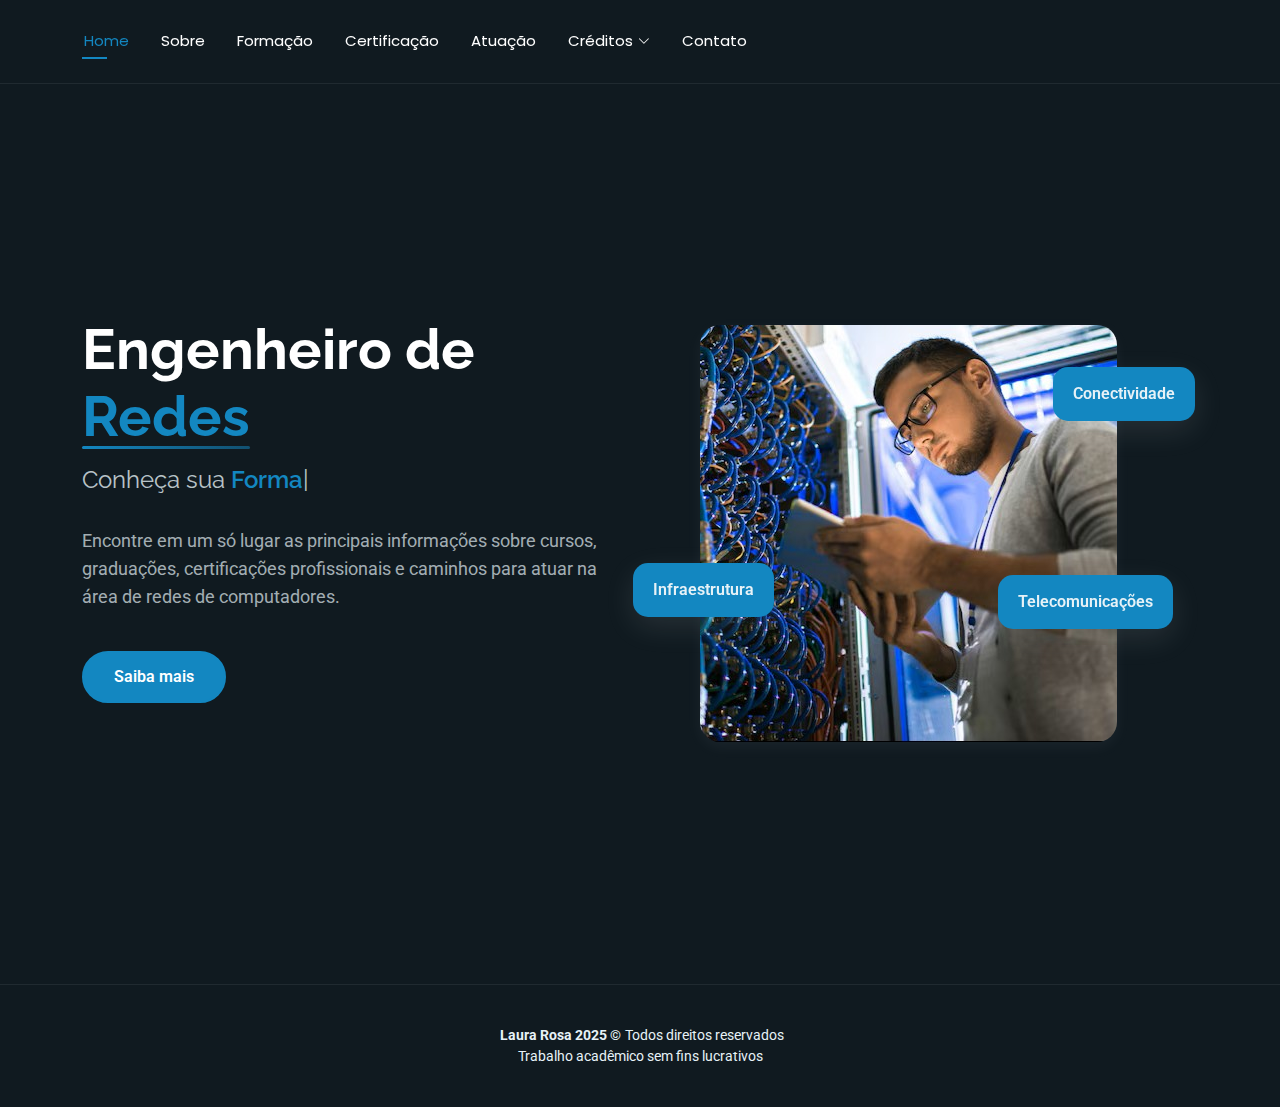
<file: index.html>
<!DOCTYPE html>
<html lang="pt-br">

<head>
  <title>Home</title>
  <meta charset="utf-8">
  <meta content="width=device-width, initial-scale=1.0" name="viewport">
  <meta name="description" content="">
  <meta name="keywords" content="">

  <!-- Favicons -->
  <link href="assets/img/icon.png" rel="icon">
  <link href="assets/img/apple-touch-icon.png" rel="apple-touch-icon">

  <!-- Fonts -->
  <link href="https://fonts.googleapis.com" rel="preconnect">
  <link href="https://fonts.gstatic.com" rel="preconnect" crossorigin>
  <link href="https://fonts.googleapis.com/css2?family=Roboto:ital,wght@0,100;0,300;0,400;0,500;0,700;0,900;1,100;1,300;1,400;1,500;1,700;1,900&family=Poppins:ital,wght@0,100;0,200;0,300;0,400;0,500;0,600;0,700;0,800;0,900;1,100;1,200;1,300;1,400;1,500;1,600;1,700;1,800;1,900&family=Raleway:ital,wght@0,100;0,200;0,300;0,400;0,500;0,600;0,700;0,800;0,900;1,100;1,200;1,300;1,400;1,500;1,600;1,700;1,800;1,900&display=swap" rel="stylesheet">

  <!-- Vendor CSS Files -->
  <link href="assets/vendor/bootstrap/css/bootstrap.min.css" rel="stylesheet">
  <link href="assets/vendor/bootstrap-icons/bootstrap-icons.css" rel="stylesheet">
  <link href="assets/vendor/aos/aos.css" rel="stylesheet">
  <link href="assets/vendor/swiper/swiper-bundle.min.css" rel="stylesheet">
  <link href="assets/vendor/glightbox/css/glightbox.min.css" rel="stylesheet">

  <!-- Main CSS File -->
  <link href="assets/css/main.css" rel="stylesheet">

  <!-- =======================================================
  * Template Name: FolioOne
  * Template URL: https://bootstrapmade.com/folioone-bootstrap-portfolio-website-template/
  * Updated: Aug 23 2025 with Bootstrap v5.3.7
  * Author: BootstrapMade.com
  * License: https://bootstrapmade.com/license/
  ======================================================== -->
</head>

<body class="index-page">

  <header id="header" class="header d-flex align-items-center light-background sticky-top">
    <div class="container position-relative d-flex align-items-center justify-content-between">

      <!-- <a href="index.html" class="logo d-flex align-items-center me-auto me-xl-0">
      <img src="assets/img/logo.webp" alt="">
      <h1 class="sitename">FolioOne</h1> 
    </a> -->

      <nav id="navmenu" class="navmenu">
        <ul>
          <li><a href="index.html" class="active">Home</a></li>
          <li><a href="about.html">Sobre</a></li>
          <li><a href="formacao.html">Formação</a></li>
          <li><a href="certificacao.html">Certificação</a></li>
          <li><a href="atuacao.html">Atuação</a></li>
          <li class="dropdown"><a href="creditos.html"><span>Créditos</span> <i class="bi bi-chevron-down toggle-dropdown"></i></a>
            <ul>
              <li><a href="#">Desenvolvedor</a></li>
              <li><a href="#">Bibliografia</a></li>
            </ul>
          <li><a href="contact.html">Contato</a></li>
        </ul>
        <i class="mobile-nav-toggle d-xl-none bi bi-list"></i>
      </nav>

    </div>
  </header>

  <main class="main">

    <!-- Hero Section -->
    <section id="hero" class="hero section">

      <div class="container" data-aos="fade-up" data-aos-delay="100">

        <div class="row gy-4 align-items-center">
          <div class="col-lg-6 order-2 order-lg-1">
            <div class="hero-content">
              <h1 data-aos="fade-up" data-aos-delay="200">Engenheiro de <span class="highlight">Redes</span></h1>
              <h2 data-aos="fade-up" data-aos-delay="300">Conheça sua <span class="typed" data-typed-items="Formação, Certificação, Atuação"></span></h2>
              <p data-aos="fade-up" data-aos-delay="400">Encontre em um só lugar as principais informações sobre cursos, graduações, certificações profissionais e caminhos para atuar na área 
                de redes de computadores.</p>
              <div class="hero-actions" data-aos="fade-up" data-aos-delay="500">
                <a href="about.html" class="btn btn-primary">Saiba mais</a>
              </div>
            </div>
          </div>
          <div class="col-lg-6 order-1 order-lg-2">
            <div class="hero-image" data-aos="zoom-in" data-aos-delay="300">
              <div class="image-wrapper">
                <img src="assets/img/profile/eng.jpg" alt="engenheiro de redes" class="img-fluid">
                <div class="floating-elements">
                  <div class="floating-card design" data-aos="fade-left" data-aos-delay="700">
                    <span>Conectividade</span>
                  </div>
                  <div class="floating-card code" data-aos="fade-right" data-aos-delay="800">
                    <span>Infraestrutura</span>
                  </div>
                  <div class="floating-card creativity" data-aos="fade-up" data-aos-delay="900">
                    <span>Telecomunicações</span>
                  </div>
                </div>
              </div>
            </div>
          </div>
        </div>

      </div>

    </section><!-- /Hero Section -->

  </main>

  <footer id="footer" class="footer">

    <div class="container">
      <div class="copyright text-center ">
        <p><strong class="px-1 sitename">Laura Rosa 2025 ©</strong><span>Todos direitos reservados<br>Trabalho acadêmico sem fins lucrativos<br></span></p>
      </div>
    </div>

  </footer>

  <!-- Scroll Top -->
  <a href="#" id="scroll-top" class="scroll-top d-flex align-items-center justify-content-center"><i class="bi bi-arrow-up-short"></i></a>

  <!-- Preloader -->
  <div id="preloader"></div>

  <!-- Vendor JS Files -->
  <script src="assets/vendor/bootstrap/js/bootstrap.bundle.min.js"></script>
  <script src="assets/vendor/php-email-form/validate.js"></script>
  <script src="assets/vendor/aos/aos.js"></script>
  <script src="assets/vendor/typed.js/typed.umd.js"></script>
  <script src="assets/vendor/waypoints/noframework.waypoints.js"></script>
  <script src="assets/vendor/purecounter/purecounter_vanilla.js"></script>
  <script src="assets/vendor/swiper/swiper-bundle.min.js"></script>
  <script src="assets/vendor/imagesloaded/imagesloaded.pkgd.min.js"></script>
  <script src="assets/vendor/isotope-layout/isotope.pkgd.min.js"></script>
  <script src="assets/vendor/glightbox/js/glightbox.min.js"></script>

  <!-- Main JS File -->
  <script src="assets/js/main.js"></script>

</body>

</html>
</file>
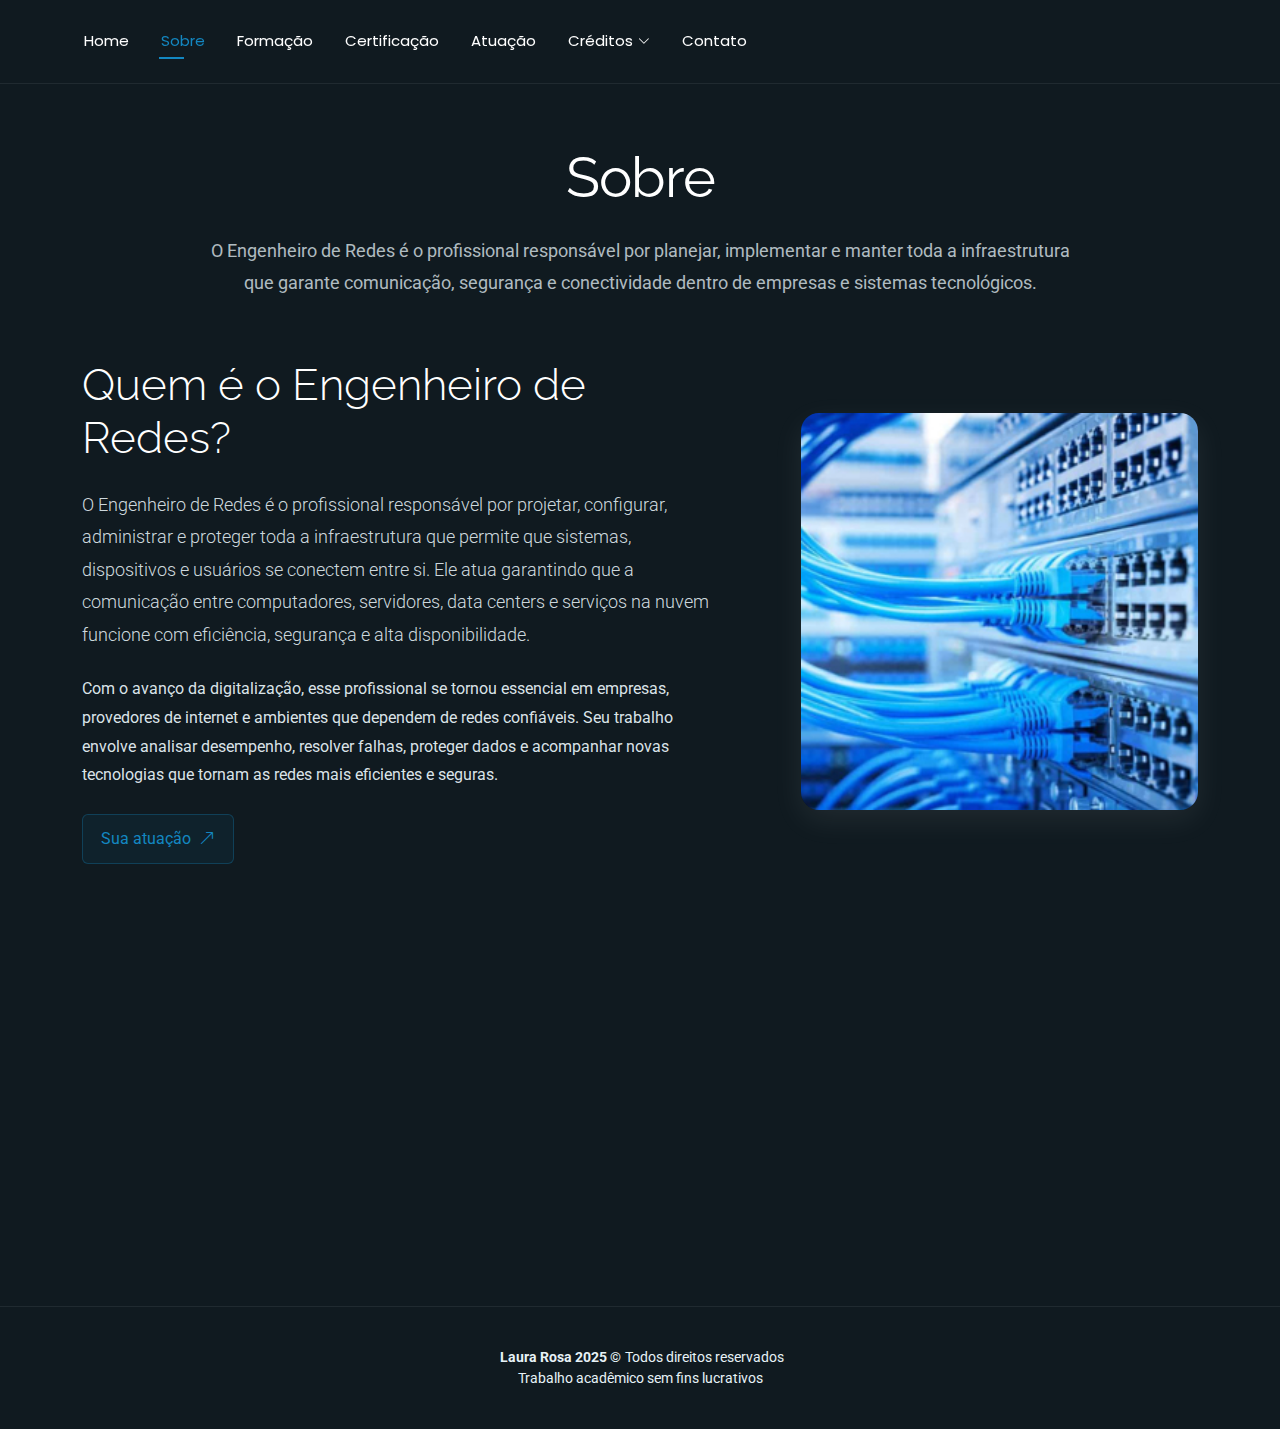
<file: about.html>
<!DOCTYPE html>
<html lang="pt-br">

<head>
  <title>Sobre</title>
  <meta charset="utf-8">
  <meta content="width=device-width, initial-scale=1.0" name="viewport">
  <meta name="description" content="">
  <meta name="keywords" content="">

  <!-- Favicons -->
  <link href="assets/img/icon.png" rel="icon">
  <link href="assets/img/apple-touch-icon.png" rel="apple-touch-icon">

  <!-- Fonts -->
  <link href="https://fonts.googleapis.com" rel="preconnect">
  <link href="https://fonts.gstatic.com" rel="preconnect" crossorigin>
  <link href="https://fonts.googleapis.com/css2?family=Roboto:ital,wght@0,100;0,300;0,400;0,500;0,700;0,900;1,100;1,300;1,400;1,500;1,700;1,900&family=Poppins:ital,wght@0,100;0,200;0,300;0,400;0,500;0,600;0,700;0,800;0,900;1,100;1,200;1,300;1,400;1,500;1,600;1,700;1,800;1,900&family=Raleway:ital,wght@0,100;0,200;0,300;0,400;0,500;0,600;0,700;0,800;0,900;1,100;1,200;1,300;1,400;1,500;1,600;1,700;1,800;1,900&display=swap" rel="stylesheet">

  <!-- Vendor CSS Files -->
  <link href="assets/vendor/bootstrap/css/bootstrap.min.css" rel="stylesheet">
  <link href="assets/vendor/bootstrap-icons/bootstrap-icons.css" rel="stylesheet">
  <link href="assets/vendor/aos/aos.css" rel="stylesheet">
  <link href="assets/vendor/swiper/swiper-bundle.min.css" rel="stylesheet">
  <link href="assets/vendor/glightbox/css/glightbox.min.css" rel="stylesheet">

  <!-- Main CSS File -->
  <link href="assets/css/main.css" rel="stylesheet">

  <!-- =======================================================
  * Template Name: FolioOne
  * Template URL: https://bootstrapmade.com/folioone-bootstrap-portfolio-website-template/
  * Updated: Aug 23 2025 with Bootstrap v5.3.7
  * Author: BootstrapMade.com
  * License: https://bootstrapmade.com/license/
  ======================================================== -->
</head>

<body class="about-page">

  <header id="header" class="header d-flex align-items-center light-background sticky-top">
    <div class="container position-relative d-flex align-items-center justify-content-between">

      <!-- <a href="index.html" class="logo d-flex align-items-center me-auto me-xl-0">
      <img src="assets/img/logo.webp" alt="">
      <h1 class="sitename">FolioOne</h1> 
    </a> -->

      <nav id="navmenu" class="navmenu">
        <ul>
          <li><a href="index.html">Home</a></li>
          <li><a href="about.html" class="active">Sobre</a></li>
          <li><a href="formacao.html">Formação</a></li>
          <li><a href="certificacao.html">Certificação</a></li>
          <li><a href="atuacao.html">Atuação</a></li>
          <li class="dropdown"><a href="creditos.html"><span>Créditos</span> <i class="bi bi-chevron-down toggle-dropdown"></i></a>
            <ul>
              <li><a href="#">Desenvolvedor</a></li>
              <li><a href="#">Bibliografia</a></li>
            </ul>
          <li><a href="contact.html">Contato</a></li>
        </ul>
        <i class="mobile-nav-toggle d-xl-none bi bi-list"></i>
      </nav>

  </header>

  <main class="main">

    <!-- About Section -->
    <section id="about" class="about section">

      <!-- Section Title -->
      <div class="container section-title" data-aos="fade-up">
        <h2>Sobre</h2>
        <p>O Engenheiro de Redes é o profissional responsável por planejar, implementar e manter toda a infraestrutura que garante comunicação, segurança e conectividade dentro de empresas e sistemas tecnológicos.</p>
      </div><!-- End Section Title -->

      <div class="container" data-aos="fade-up" data-aos-delay="100">

        <!-- Intro + Photo -->
        <div class="row align-items-center justify-content-between gy-5 mb-5">
          <div class="col-lg-7" data-aos="fade-right" data-aos-delay="150">
            <div class="intro-content">
              <h2 class="headline">Quem é o Engenheiro de Redes?</h2>
              <p class="lead">
                O Engenheiro de Redes é o profissional responsável por projetar, configurar, administrar e proteger toda a infraestrutura que permite que sistemas, dispositivos e usuários se conectem entre si. Ele atua garantindo que a comunicação entre computadores, servidores, data centers e serviços na nuvem funcione com eficiência, segurança e alta disponibilidade.
              </p>
              <p>
                Com o avanço da digitalização, esse profissional se tornou essencial em empresas, provedores de internet e ambientes que dependem de redes confiáveis. Seu trabalho envolve analisar desempenho, resolver falhas, proteger dados e acompanhar novas tecnologias que tornam as redes mais eficientes e seguras.
              </p>
              <div class="cta-group">
                <a href="atuacao.html" class="btn-ghost">
                  Sua atuação <i class="bi bi-arrow-up-right"></i>
                </a>
              </div>
            </div>
          </div>

          <div class="col-lg-5" data-aos="zoom-in" data-aos-delay="250">
            <figure class="profile-figure text-center text-lg-end">
              <img src="assets/img/cabo.jpg" alt="Cabo de rede" class="img-fluid profile-photo">
            </figure>
          </div>
        </div>
        <!-- End Intro + Photo -->

        <!-- Skills Grid -->
        <div class="mb-5">
          <div class="row g-4">
            <div class="col-6 col-md-4 col-lg-3" data-aos="fade-up" data-aos-delay="120">
              <div class="skill-item">
                <i class="bi bi-layout-text-window"></i>
                <h3>Telecomunicações</h3>
                <p>transmissão de dados.</p>
              </div>
            </div>
            <div class="col-6 col-md-4 col-lg-3" data-aos="fade-up" data-aos-delay="180">
              <div class="skill-item">
                <i class="bi bi-code-slash"></i>
                <h3>Infraestrutura</h3>
                <p>base tecnológica essencial.</p>
              </div>
            </div>
            <div class="col-6 col-md-4 col-lg-3" data-aos="fade-up" data-aos-delay="240">
              <div class="skill-item">
                <i class="bi bi-phone"></i>
                <h3>Conectividade</h3>
                <p>comunicação entre sistemas.</p>
              </div>
            </div>
            <div class="col-6 col-md-4 col-lg-3" data-aos="fade-up" data-aos-delay="300">
              <div class="skill-item">
                <i class="bi bi-camera"></i>
                <h3>Monitoramento</h3>
                <p>análise contínua preventiva.</p>
              </div>
            </div>
          </div>
        </div>
        <!-- End Skills Grid -->

        <!-- Quote -->
        <blockquote class="personal-quote text-center mb-5" data-aos="fade-down" data-aos-delay="200">
          <p>"The Internet is literally a network of networks.” — Vint Cerf</p>
        </blockquote>
        <!-- End Quote -->

      </div>

    </section><!-- /About Section -->

  </main>

  <footer id="footer" class="footer">

    <div class="container">
      <div class="copyright text-center ">
        <p><strong class="px-1 sitename">Laura Rosa 2025 ©</strong><span>Todos direitos reservados<br>Trabalho acadêmico sem fins lucrativos<br></span></p>
      </div>
    </div>

  </footer>

  <!-- Scroll Top -->
  <a href="#" id="scroll-top" class="scroll-top d-flex align-items-center justify-content-center"><i class="bi bi-arrow-up-short"></i></a>

  <!-- Preloader -->
  <div id="preloader"></div>

  <!-- Vendor JS Files -->
  <script src="assets/vendor/bootstrap/js/bootstrap.bundle.min.js"></script>
  <script src="assets/vendor/php-email-form/validate.js"></script>
  <script src="assets/vendor/aos/aos.js"></script>
  <script src="assets/vendor/typed.js/typed.umd.js"></script>
  <script src="assets/vendor/waypoints/noframework.waypoints.js"></script>
  <script src="assets/vendor/purecounter/purecounter_vanilla.js"></script>
  <script src="assets/vendor/swiper/swiper-bundle.min.js"></script>
  <script src="assets/vendor/imagesloaded/imagesloaded.pkgd.min.js"></script>
  <script src="assets/vendor/isotope-layout/isotope.pkgd.min.js"></script>
  <script src="assets/vendor/glightbox/js/glightbox.min.js"></script>

  <!-- Main JS File -->
  <script src="assets/js/main.js"></script>

</body>

</html>
</file>
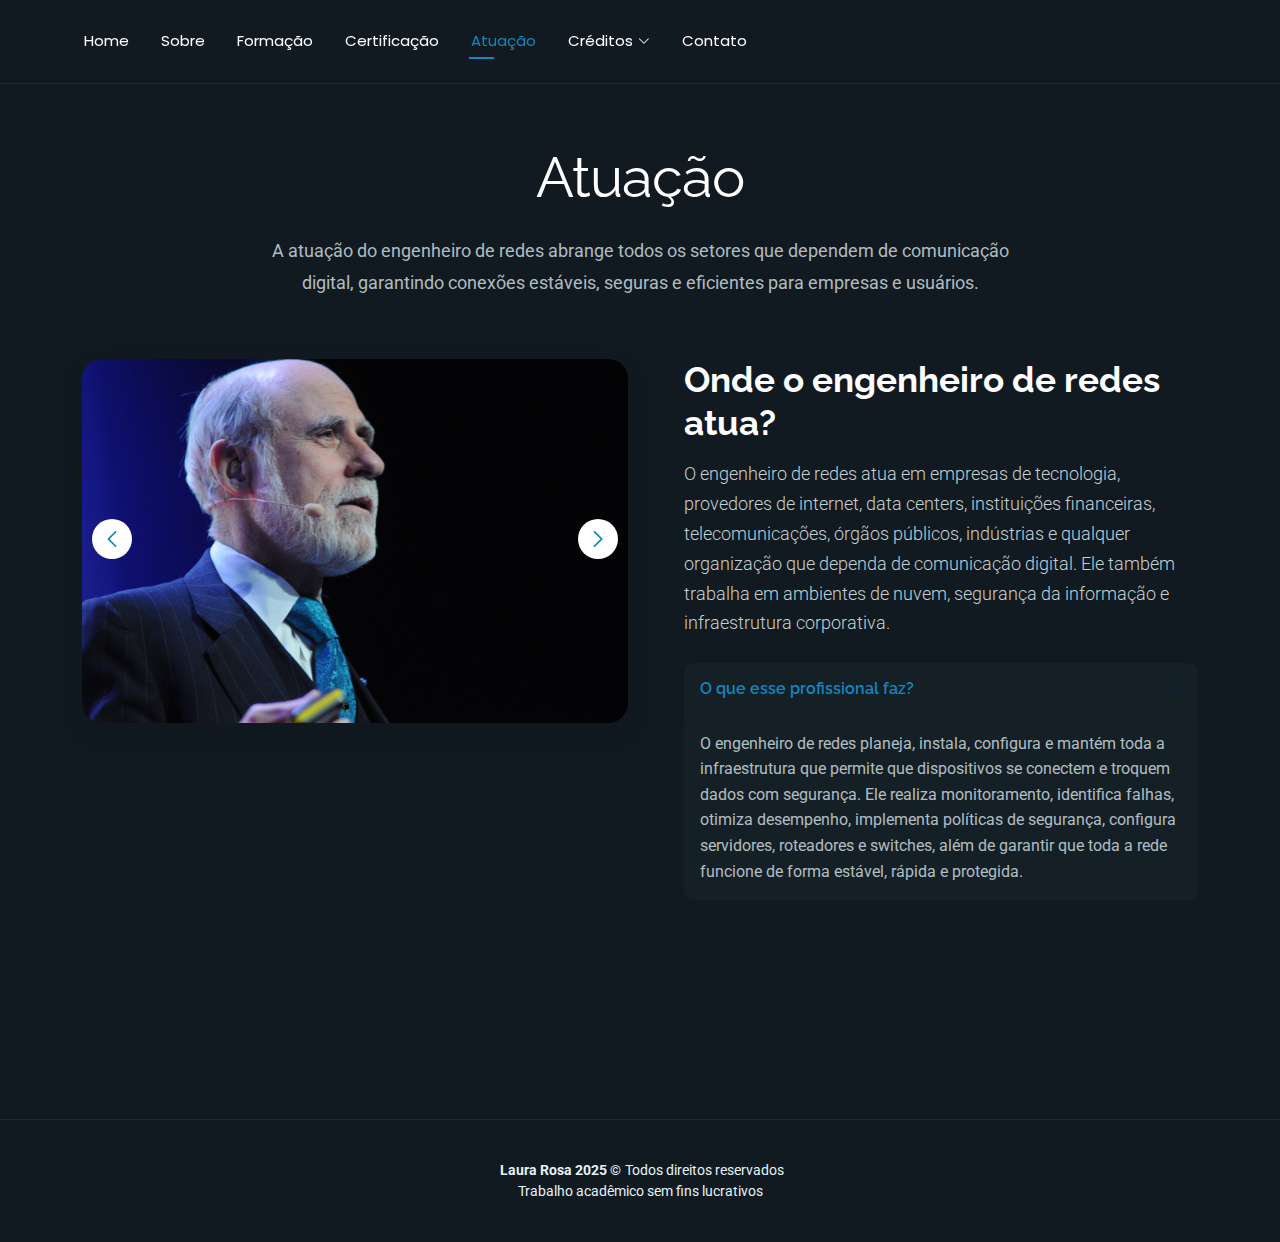
<file: atuacao.html>
<!DOCTYPE html>
<!DOCTYPE html>
<html lang="pt-br">

<head>
  <title>Atuação</title>
  <meta charset="utf-8">
  <meta content="width=device-width, initial-scale=1.0" name="viewport">
  <meta name="description" content="">
  <meta name="keywords" content="">

  <!-- Favicons -->
  <link href="assets/img/icon.png" rel="icon">
  <link href="assets/img/apple-touch-icon.png" rel="apple-touch-icon">

  <!-- Fonts -->
  <link href="https://fonts.googleapis.com" rel="preconnect">
  <link href="https://fonts.gstatic.com" rel="preconnect" crossorigin>
  <link href="https://fonts.googleapis.com/css2?family=Roboto:ital,wght@0,100;0,300;0,400;0,500;0,700;0,900;1,100;1,300;1,400;1,500;1,700;1,900&family=Poppins:ital,wght@0,100;0,200;0,300;0,400;0,500;0,600;0,700;0,800;0,900;1,100;1,200;1,300;1,400;1,500;1,600;1,700;1,800;1,900&family=Raleway:ital,wght@0,100;0,200;0,300;0,400;0,500;0,600;0,700;0,800;0,900;1,100;1,200;1,300;1,400;1,500;1,600;1,700;1,800;1,900&display=swap" rel="stylesheet">

  <!-- Vendor CSS Files -->
  <link href="assets/vendor/bootstrap/css/bootstrap.min.css" rel="stylesheet">
  <link href="assets/vendor/bootstrap-icons/bootstrap-icons.css" rel="stylesheet">
  <link href="assets/vendor/aos/aos.css" rel="stylesheet">
  <link href="assets/vendor/swiper/swiper-bundle.min.css" rel="stylesheet">
  <link href="assets/vendor/glightbox/css/glightbox.min.css" rel="stylesheet">

  <!-- Main CSS File -->
  <link href="assets/css/main.css" rel="stylesheet">

  <!-- =======================================================
  * Template Name: FolioOne
  * Template URL: https://bootstrapmade.com/folioone-bootstrap-portfolio-website-template/
  * Updated: Aug 23 2025 with Bootstrap v5.3.7
  * Author: BootstrapMade.com
  * License: https://bootstrapmade.com/license/
  ======================================================== -->
</head>

<body class="portfolio-page">

  <header id="header" class="header d-flex align-items-center light-background sticky-top">
    <div class="container position-relative d-flex align-items-center justify-content-between">

      <!-- <a href="index.html" class="logo d-flex align-items-center me-auto me-xl-0">
      <img src="assets/img/logo.webp" alt="">
      <h1 class="sitename">FolioOne</h1> 
    </a> -->

      <nav id="navmenu" class="navmenu">
        <ul>
          <li><a href="index.html">Home</a></li>
          <li><a href="about.html">Sobre</a></li>
          <li><a href="formacao.html">Formação</a></li>
          <li><a href="certificacao.html">Certificação</a></li>
          <li><a href="atuacao.html" class="active">Atuação</a></li>
          <li class="dropdown"><a href="creditos.html"><span>Créditos</span> <i class="bi bi-chevron-down toggle-dropdown"></i></a>
            <ul>
              <li><a href="#">Desenvolvedor</a></li>
              <li><a href="#">Bibliografia</a></li>
            </ul>
          <li><a href="contact.html">Contato</a></li>
        </ul>
        <i class="mobile-nav-toggle d-xl-none bi bi-list"></i>
      </nav>
      
    </div>
  </header>

  <main class="main">

    <!-- Portfolio Details Section -->
    <section id="portfolio-details" class="portfolio-details section">

      <!-- Section Title -->
      <div class="container section-title" data-aos="fade-up">
        <h2>Atuação</h2>
        <p>A atuação do engenheiro de redes abrange todos os setores que dependem de comunicação digital, garantindo conexões estáveis, seguras e eficientes para empresas e usuários.</p>
      </div><!-- End Section Title -->

      <div class="container" data-aos="fade-up" data-aos-delay="100">

        <div class="row gy-4">
          <div class="col-lg-6" data-aos="fade-right">
            <div class="portfolio-details-media">
              <div class="main-image">
                <div class="portfolio-details-slider swiper init-swiper" data-aos="zoom-in">
                  <script type="application/json" class="swiper-config">
                    {
                      "loop": true,
                      "speed": 1000,
                      "autoplay": {
                        "delay": 6000
                      },
                      "effect": "creative",
                      "creativeEffect": {
                        "prev": {
                          "shadow": true,
                          "translate": [0, 0, -400]
                        },
                        "next": {
                          "translate": ["100%", 0, 0]
                        }
                      },
                      "slidesPerView": 1,
                      "navigation": {
                        "nextEl": ".swiper-button-next",
                        "prevEl": ".swiper-button-prev"
                      }
                    }
                  </script>
                  <div class="swiper-wrapper">
                    <div class="swiper-slide">
                      <img src="assets/img/portfolio/vint.jpg" alt="Portfolio Image" class="img-fluid">
                    </div>
                    <div class="swiper-slide">
                      <img src="assets/img/portfolio/bob.jpg" alt="Portfolio Image" class="img-fluid">
                    </div>
                    <div class="swiper-slide">
                        <img src="assets/img/portfolio/radia.webp" alt="Portfolio Image" class="img-fluid">
                    </div>
                    <div class="swiper-slide">                     
                      <img src="assets/img/portfolio/steve.jpg" alt="Portfolio Image" class="img-fluid">
                    </div>
                  </div>
                  <div class="swiper-button-prev"></div>
                  <div class="swiper-button-next"></div>
                </div>
              </div>
            </div>
          </div>

          <div class="col-lg-6" data-aos="fade-left">
            <div class="portfolio-details-content">


              <h2 class="project-title">Onde o engenheiro de redes atua?</h2>

              <div class="project-overview">
                <p class="lead">
                  O engenheiro de redes atua em empresas de tecnologia, provedores de internet, data centers, instituições financeiras, telecomunicações, órgãos públicos, indústrias e qualquer organização que dependa de comunicação digital. 
                  Ele também trabalha em ambientes de nuvem, segurança da informação e infraestrutura corporativa.
                </p>

                <div class="accordion project-accordion" id="portfolio-details-projectAccordion">
                  <div class="accordion-item" data-aos="fade-up">
                    <h2 class="accordion-header">
                      <button class="accordion-button" type="button" data-bs-toggle="collapse" data-bs-target="#portfolio-details-collapse-1" aria-expanded="true" aria-controls="collapseOne">
                        O que esse profissional faz?
                      </button>
                    </h2>
                    <div id="portfolio-details-collapse-1" class="accordion-collapse collapse show" data-bs-parent="#portfolio-details-projectAccordion">
                      <div class="accordion-body">
                        <p>O engenheiro de redes planeja, instala, configura e mantém toda a infraestrutura que permite que dispositivos se conectem e troquem dados com segurança. Ele realiza monitoramento, identifica falhas, otimiza desempenho, implementa políticas de segurança, configura servidores, roteadores e switches, além de garantir que toda a rede funcione de forma estável, rápida e protegida.</p>
                      </div>
                    </div>
                  </div>

                  <div class="accordion-item" data-aos="fade-up" data-aos-delay="100">
                    <h2 class="accordion-header">
                      <button class="accordion-button collapsed" type="button" data-bs-toggle="collapse" data-bs-target="#portfolio-details-collapse-2" aria-expanded="false" aria-controls="collapseTwo">
                        Profissionais de destaque
                      </button>
                    </h2>
                    <div id="portfolio-details-collapse-2" class="accordion-collapse collapse" data-bs-parent="#portfolio-details-projectAccordion">
                      <div class="accordion-body">
                        <p>
                          <b>Vint Cerf</b> é conhecido como um dos “pais da Internet”, cocriador do protocolo TCP/IP — base de toda comunicação em redes modernas <br>
                          <b>Bob Kahn</b> foi parceiro de Vint Cerf no desenvolvimento do TCP/IP, responsável por grande parte da arquitetura da internet atual. <br>
                          <b>Radia Perlman</b> é criadora do Spanning Tree Protocol (STP), fundamental para o funcionamento de redes Ethernet. Conhecida como a “Mãe da Internet”.<br>
                          <b>Steve Deering</b> é o criador do IPv6, protocolo que sustenta o crescimento da internet moderna.
                        </p>
                      </div>
                    </div>
                  </div>
                </div>
              </div>
             <div class="cta-buttons" data-aos="fade-up" data-aos-delay="400">
                <a href="https://www.youtube.com/watch?v=SlXAd5hfJr4" class="btn-next-project">Assista uma entrevista com Radia Perlman<i class="bi bi-arrow-right"></i></a>
              </div>
            </div>
          </div>
        </div>

      </div>

    </section><!-- /Portfolio Details Section -->

  </main>

  <footer id="footer" class="footer">

    <div class="container">
      <div class="copyright text-center ">
        <p><strong class="px-1 sitename">Laura Rosa 2025 ©</strong><span>Todos direitos reservados<br>Trabalho acadêmico sem fins lucrativos<br></span></p>
      </div>
    </div>

  </footer>

  <!-- Scroll Top -->
  <a href="#" id="scroll-top" class="scroll-top d-flex align-items-center justify-content-center"><i class="bi bi-arrow-up-short"></i></a>

  <!-- Preloader -->
  <div id="preloader"></div>

  <!-- Vendor JS Files -->
  <script src="assets/vendor/bootstrap/js/bootstrap.bundle.min.js"></script>
  <script src="assets/vendor/php-email-form/validate.js"></script>
  <script src="assets/vendor/aos/aos.js"></script>
  <script src="assets/vendor/typed.js/typed.umd.js"></script>
  <script src="assets/vendor/waypoints/noframework.waypoints.js"></script>
  <script src="assets/vendor/purecounter/purecounter_vanilla.js"></script>
  <script src="assets/vendor/swiper/swiper-bundle.min.js"></script>
  <script src="assets/vendor/imagesloaded/imagesloaded.pkgd.min.js"></script>
  <script src="assets/vendor/isotope-layout/isotope.pkgd.min.js"></script>
  <script src="assets/vendor/glightbox/js/glightbox.min.js"></script>

  <!-- Main JS File -->
  <script src="assets/js/main.js"></script>

</body>

</html>
</file>
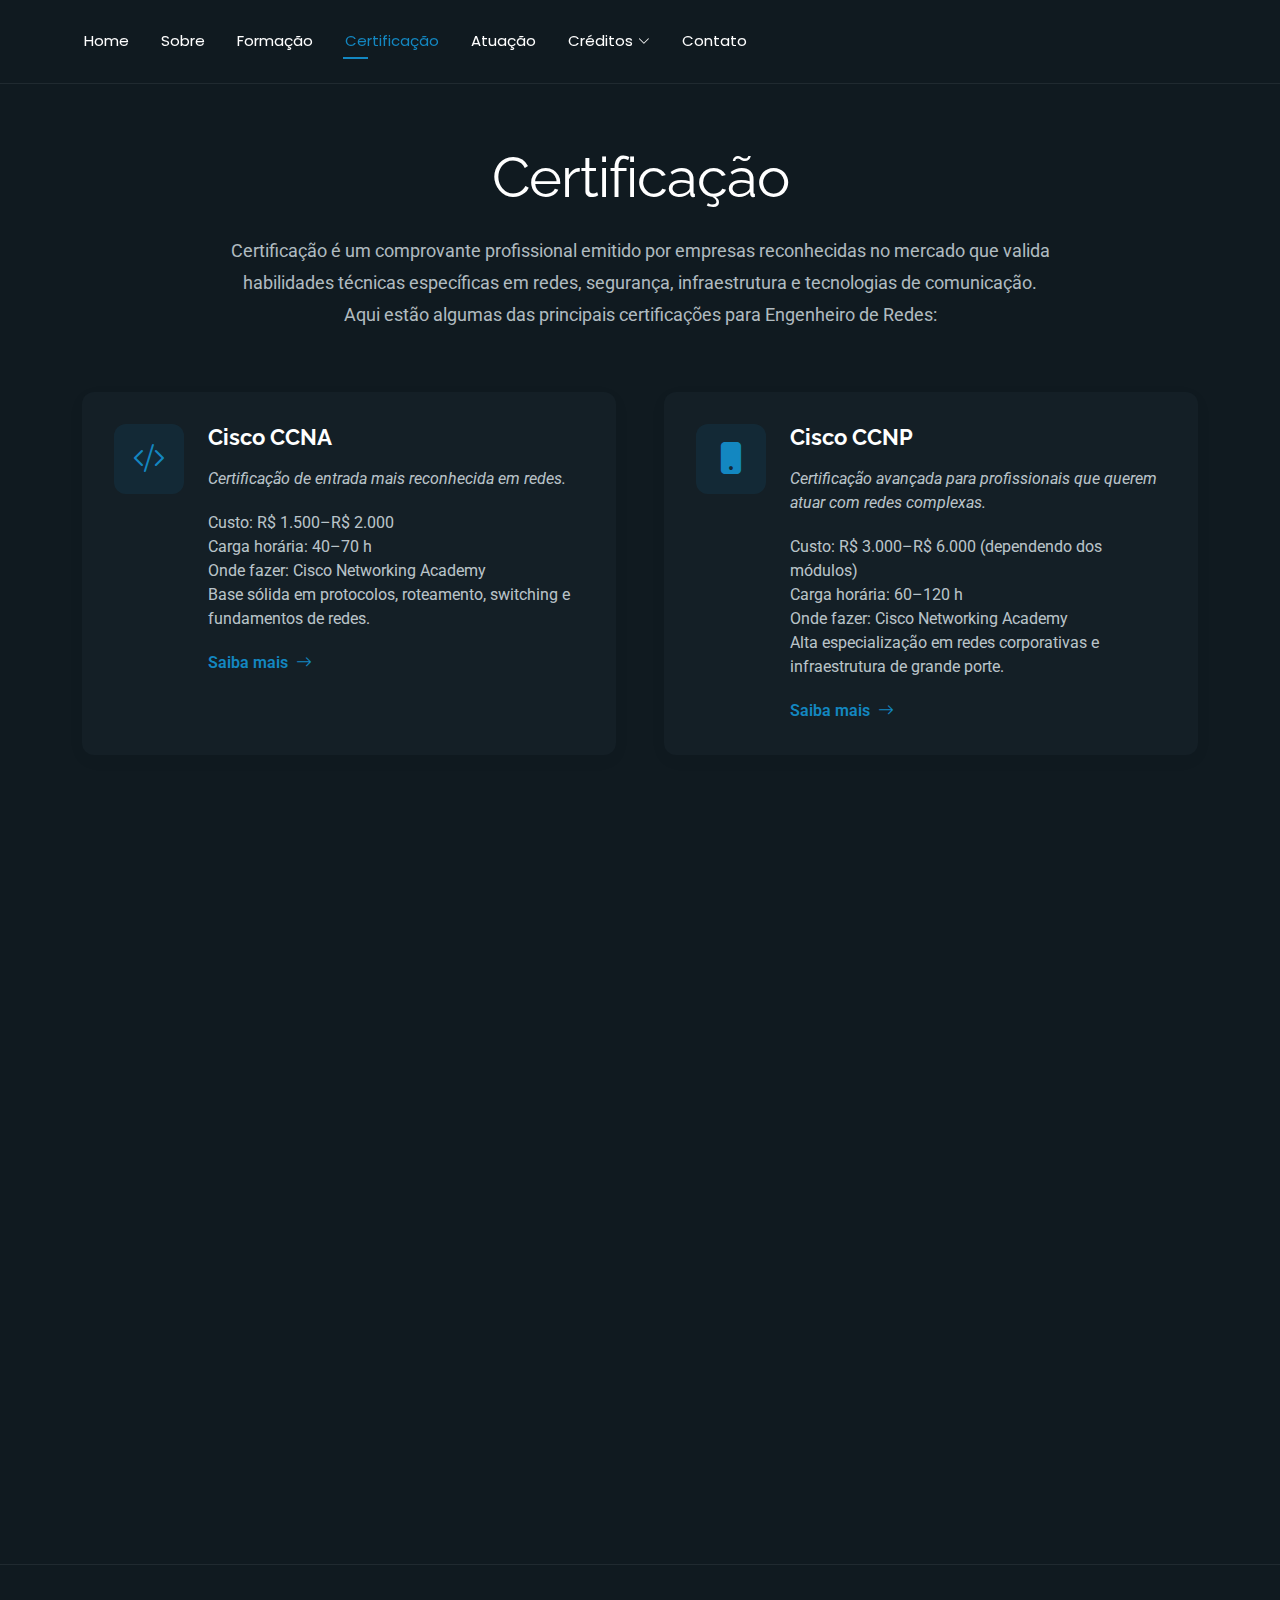
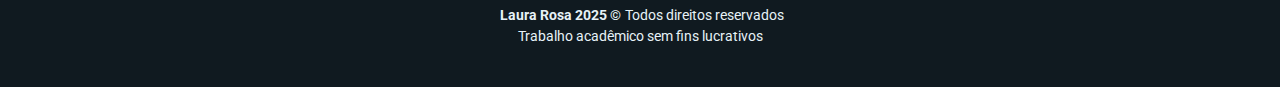
<file: certificacao.html>
<!DOCTYPE html>
<html lang="en">

<head>
  <title>Certificação</title>
  <meta charset="utf-8">
  <meta content="width=device-width, initial-scale=1.0" name="viewport">
  <meta name="description" content="">
  <meta name="keywords" content="">

  <!-- Favicons -->
  <link href="assets/img/icon.png" rel="icon">
  <link href="assets/img/apple-touch-icon.png" rel="apple-touch-icon">

  <!-- Fonts -->
  <link href="https://fonts.googleapis.com" rel="preconnect">
  <link href="https://fonts.gstatic.com" rel="preconnect" crossorigin>
  <link href="https://fonts.googleapis.com/css2?family=Roboto:ital,wght@0,100;0,300;0,400;0,500;0,700;0,900;1,100;1,300;1,400;1,500;1,700;1,900&family=Poppins:ital,wght@0,100;0,200;0,300;0,400;0,500;0,600;0,700;0,800;0,900;1,100;1,200;1,300;1,400;1,500;1,600;1,700;1,800;1,900&family=Raleway:ital,wght@0,100;0,200;0,300;0,400;0,500;0,600;0,700;0,800;0,900;1,100;1,200;1,300;1,400;1,500;1,600;1,700;1,800;1,900&display=swap" rel="stylesheet">

  <!-- Vendor CSS Files -->
  <link href="assets/vendor/bootstrap/css/bootstrap.min.css" rel="stylesheet">
  <link href="assets/vendor/bootstrap-icons/bootstrap-icons.css" rel="stylesheet">
  <link href="assets/vendor/aos/aos.css" rel="stylesheet">
  <link href="assets/vendor/swiper/swiper-bundle.min.css" rel="stylesheet">
  <link href="assets/vendor/glightbox/css/glightbox.min.css" rel="stylesheet">

  <!-- Main CSS File -->
  <link href="assets/css/main.css" rel="stylesheet">

  <!-- =======================================================
  * Template Name: FolioOne
  * Template URL: https://bootstrapmade.com/folioone-bootstrap-portfolio-website-template/
  * Updated: Aug 23 2025 with Bootstrap v5.3.7
  * Author: BootstrapMade.com
  * License: https://bootstrapmade.com/license/
  ======================================================== -->
</head>

<body class="services-page">

  <header id="header" class="header d-flex align-items-center light-background sticky-top">
    <div class="container position-relative d-flex align-items-center justify-content-between">

      <!-- <a href="index.html" class="logo d-flex align-items-center me-auto me-xl-0">
      <img src="assets/img/logo.webp" alt="">
      <h1 class="sitename">FolioOne</h1> 
    </a> -->

      <nav id="navmenu" class="navmenu">
        <ul>
          <li><a href="index.html">Home</a></li>
          <li><a href="about.html">Sobre</a></li>
          <li><a href="formacao.html">Formação</a></li>
          <li><a href="certificacao.html" class="active">Certificação</a></li>
          <li><a href="atuacao.html">Atuação</a></li>
          <li class="dropdown"><a href="creditos.html"><span>Créditos</span> <i class="bi bi-chevron-down toggle-dropdown"></i></a>
            <ul>
              <li><a href="#">Desenvolvedor</a></li>
              <li><a href="#">Bibliografia</a></li>
            </ul>
          <li><a href="contact.html">Contato</a></li>
        </ul>
        <i class="mobile-nav-toggle d-xl-none bi bi-list"></i>
      </nav>

  </header>

  <main class="main">

    <!-- Services Section -->
    <section id="services" class="services section">

      <!-- Section Title -->
      <div class="container section-title" data-aos="fade-up">
        <h2>Certificação</h2>
        <p>Certificação é um comprovante profissional emitido por empresas reconhecidas no mercado que valida habilidades técnicas específicas em redes, segurança, infraestrutura e tecnologias de comunicação.<br>Aqui estão algumas das principais certificações para Engenheiro de Redes:</p>
      </div><!-- End Section Title -->

      <div class="container" data-aos="fade-up" data-aos-delay="100">

        <div class="row justify-content-center g-5">

          <div class="col-md-6" data-aos="fade-right" data-aos-delay="100">
            <div class="service-item">
              <div class="service-icon">
                <i class="bi bi-code-slash"></i>
              </div>
              <div class="service-content">
                <h3>Cisco CCNA</h3>
                <p class="institution">
                  <em>Certificação de entrada mais reconhecida em redes.</em>
                </p>
                <p>Custo: R$ 1.500–R$ 2.000<br>
                  Carga horária: 40–70 h<br>
                  Onde fazer: Cisco Networking Academy<br>
                  Base sólida em protocolos, roteamento, switching e fundamentos de redes.</p>
                <a href="https://www.netacad.com/pt/courses/ccna-introduction-networks?courseLang=pt-BR" class="service-link">
                  <span>Saiba mais</span>
                  <i class="bi bi-arrow-right"></i>
                </a>
              </div>
            </div>
          </div><!-- final item certificação -->

          <div class="col-md-6" data-aos="fade-right" data-aos-delay="100">
            <div class="service-item">
              <div class="service-icon">
                <i class="bi bi-phone-fill"></i>
              </div>
              <div class="service-content">
                <h3>Cisco CCNP</h3>
                <p class="institution">
                  <em>Certificação avançada para profissionais que querem atuar com redes complexas.</em>
                </p>
                <p>Custo: R$ 3.000–R$ 6.000 (dependendo dos módulos) <br>
                  Carga horária: 60–120 h <br>
                  Onde fazer: Cisco Networking Academy <br>
                  Alta especialização em redes corporativas e infraestrutura de grande porte.</p>
                <a href="https://www.cisco.com/site/us/en/learn/training-certifications/certifications/enterprise/ccnp-enterprise/index.html" class="service-link">
                  <span>Saiba mais</span>
                  <i class="bi bi-arrow-right"></i>
                </a>
              </div>
            </div>
          </div><!-- final item certificação -->

          <div class="col-md-6" data-aos="fade-right" data-aos-delay="100">
            <div class="service-item">
              <div class="service-icon">
                <i class="bi bi-palette2"></i>
              </div>
              <div class="service-content">
                <h3>CompTIA Network+</h3>
                <p class="institution">
                  <em>Certificação neutra em fabricante, voltada para fundamentos de redes.</em>
                </p>
                <p>Custo: R$ 1.500–R$ 2.000 <br>
                  Carga horária: 40–60 h <br>
                  Onde fazer: CompTIA Authorized Partners <br>
                  Conhecimento técnico amplo e reconhecimento internacional.</p>
                <a href="https://www.udemy.com/course/comptia-networkplus-certification/?utm_source=adwords&utm_medium=udemyads&utm_campaign=Search_Keyword_Beta_Prof_la.EN_cc.ROW-English&campaigntype=Search&portfolio=ROW-English&language=EN&product=Course&test=&audience=Keyword&topic=CompTIA_Network+&priority=Beta&utm_content=deal4584&utm_term=_._ag_159583872694_._ad_696298602371_._kw_comptia+network%2B+course_._de_c_._dm__._pl__._ti_kwd-306985133979_._li_9100372_._pd__._&matchtype=b&gad_source=1&gad_campaignid=21178661965&gbraid=0AAAAADROdO1UY0r8c5zQfaUAsLvZY_CcS&gclid=CjwKCAiA24XJBhBXEiwAXElO306LyB538Wx48oruYgaWfQI_imbnFQVbj3vTkr2IaDKSx_wfcK9PTRoCimsQAvD_BwE&persist_locale=&locale=pt_BR&couponCode=CP251120G2" class="service-link">
                  <span>Saiba mais</span>
                  <i class="bi bi-arrow-right"></i>
                </a>
              </div>
            </div>
          </div><!-- final item certificação -->

          <div class="col-md-6" data-aos="fade-right" data-aos-delay="100">
            <div class="service-item">
              <div class="service-icon">
                <i class="bi bi-shield-lock"></i>
              </div>
              <div class="service-content">
                <h3>Juniper JNCIA</h3>
                <p class="institution">
                  <em>Certificação introdutória da Juniper.</em>
                </p>
                <p>Custo: R$ 1.000–R$ 1.500 <br>
                  Carga horária: 30–50 h <br>
                  Onde fazer: Juniper Networks Certification Program <br>
                  Diferencial para empresas que utilizam equipamentos Juniper.</p>
                <a href="https://www.juniper.net/br/pt/training/certification/tracks/junos/jncia-junos.html" class="service-link">
                  <span>Saiba mais</span>
                  <i class="bi bi-arrow-right"></i>
                </a>
              </div>
            </div>
          </div><!-- final item certificação -->

          <div class="col-md-6" data-aos="fade-right" data-aos-delay="100">
            <div class="service-item">
              <div class="service-icon">
                <i class="bi bi-cloud-check"></i>
              </div>
              <div class="service-content">
                <h3>AWS Certified Solutions Architect</h3>
                <p class="institution">
                  <em>foco em redes em nuvem</em>
                </p>
                <p>Custo: R$ 700–R$ 900 <br>
                  Carga horária: 20–40 h <br>
                  Onde fazer: AWS Training <br>
                  Domínio de redes em ambientes de nuvem — muito procurado no mercado atual.</p>
                <a href="https://aws.amazon.com/pt/certification/certified-solutions-architect-associate/" class="service-link">
                  <span>Saiba mais</span>
                  <i class="bi bi-arrow-right"></i>
                </a>
              </div>
            </div>
          </div><!-- final item certificação -->
        </div>

      </div>

    </section><!-- /Services Section -->

  </main>

  <footer id="footer" class="footer">

    <div class="container">
      <div class="copyright text-center ">
        <p><strong class="px-1 sitename">Laura Rosa 2025 ©</strong><span>Todos direitos reservados<br>Trabalho acadêmico sem fins lucrativos<br></span></p>
      </div>
    </div>

  </footer>

  <!-- Scroll Top -->
  <a href="#" id="scroll-top" class="scroll-top d-flex align-items-center justify-content-center"><i class="bi bi-arrow-up-short"></i></a>

  <!-- Preloader -->
  <div id="preloader"></div>

  <!-- Vendor JS Files -->
  <script src="assets/vendor/bootstrap/js/bootstrap.bundle.min.js"></script>
  <script src="assets/vendor/php-email-form/validate.js"></script>
  <script src="assets/vendor/aos/aos.js"></script>
  <script src="assets/vendor/typed.js/typed.umd.js"></script>
  <script src="assets/vendor/waypoints/noframework.waypoints.js"></script>
  <script src="assets/vendor/purecounter/purecounter_vanilla.js"></script>
  <script src="assets/vendor/swiper/swiper-bundle.min.js"></script>
  <script src="assets/vendor/imagesloaded/imagesloaded.pkgd.min.js"></script>
  <script src="assets/vendor/isotope-layout/isotope.pkgd.min.js"></script>
  <script src="assets/vendor/glightbox/js/glightbox.min.js"></script>

  <!-- Main JS File -->
  <script src="assets/js/main.js"></script>

</body>

</html>
</file>
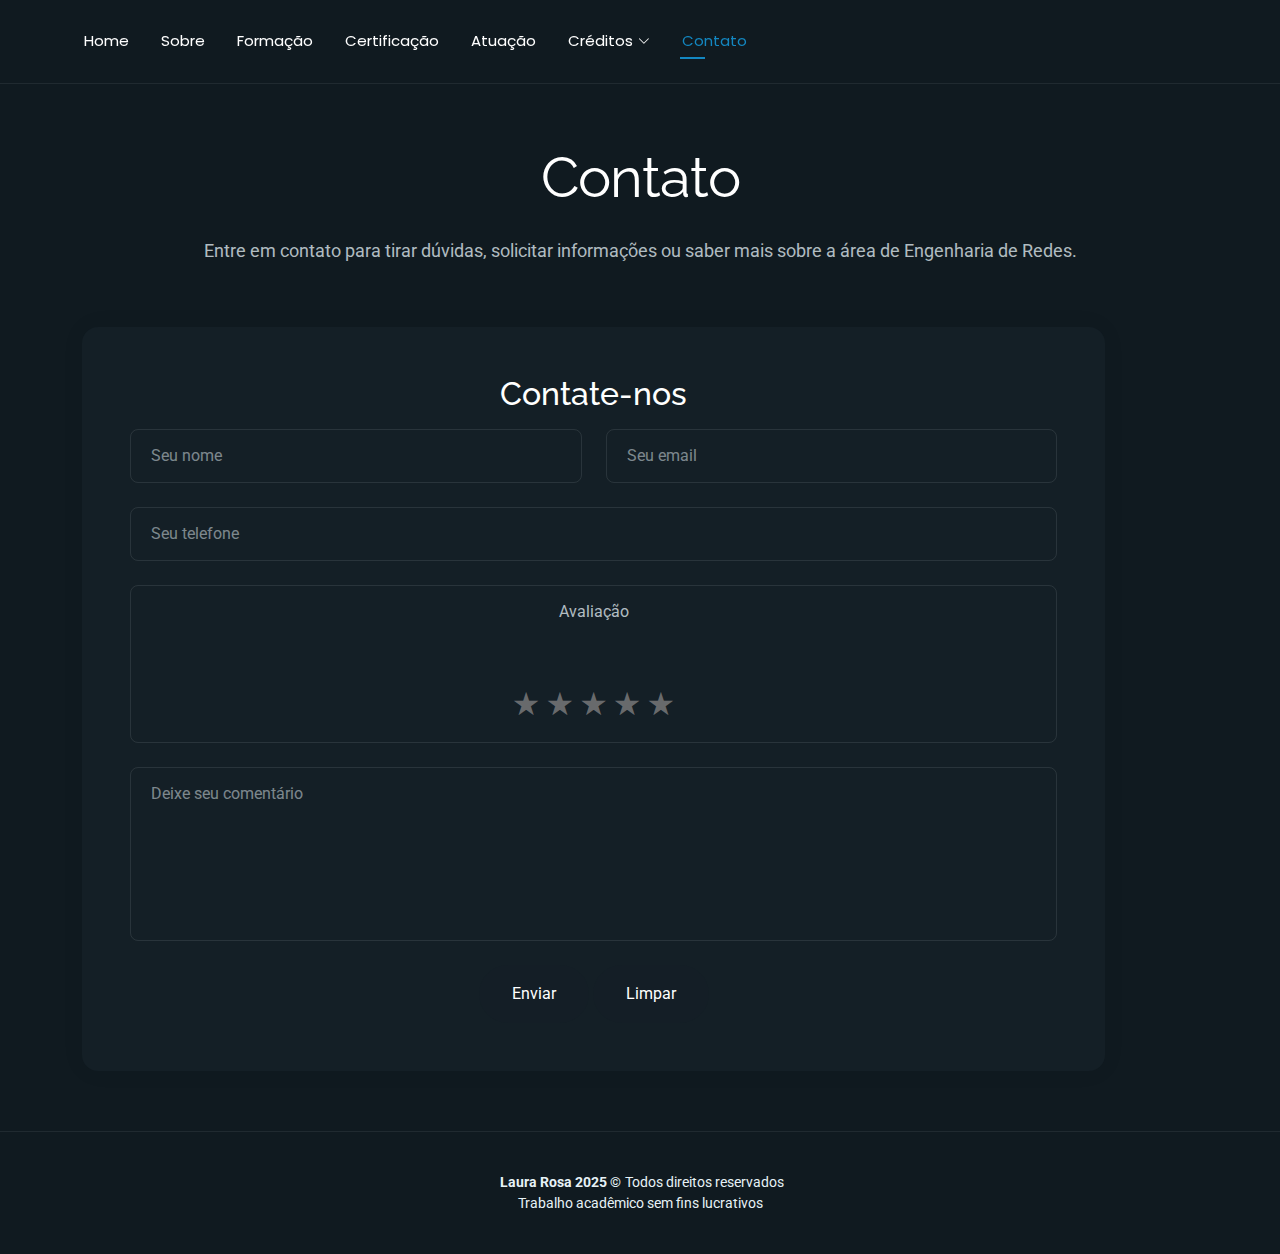
<file: contact.html>
<!DOCTYPE html>
<html lang="pt-br">

<head>
  <title>Contato</title>
  <meta charset="utf-8">
  <meta content="width=device-width, initial-scale=1.0" name="viewport">
  <meta name="description" content="">
  <meta name="keywords" content="">

  <!-- Favicons -->
  <link href="assets/img/icon.png" rel="icon">
  <link href="assets/img/apple-touch-icon.png" rel="apple-touch-icon">

  <!-- Fonts -->
  <link href="https://fonts.googleapis.com" rel="preconnect">
  <link href="https://fonts.gstatic.com" rel="preconnect" crossorigin>
  <link href="https://fonts.googleapis.com/css2?family=Roboto:ital,wght@0,100;0,300;0,400;0,500;0,700;0,900;1,100;1,300;1,400;1,500;1,700;1,900&family=Poppins:ital,wght@0,100;0,200;0,300;0,400;0,500;0,600;0,700;0,800;0,900;1,100;1,200;1,300;1,400;1,500;1,600;1,700;1,800;1,900&family=Raleway:ital,wght@0,100;0,200;0,300;0,400;0,500;0,600;0,700;0,800;0,900;1,100;1,200;1,300;1,400;1,500;1,600;1,700;1,800;1,900&display=swap" rel="stylesheet">

  <!-- Vendor CSS Files -->
  <link href="assets/vendor/bootstrap/css/bootstrap.min.css" rel="stylesheet">
  <link href="assets/vendor/bootstrap-icons/bootstrap-icons.css" rel="stylesheet">
  <link href="assets/vendor/aos/aos.css" rel="stylesheet">
  <link href="assets/vendor/swiper/swiper-bundle.min.css" rel="stylesheet">
  <link href="assets/vendor/glightbox/css/glightbox.min.css" rel="stylesheet">

  <!-- Main CSS File -->
  <link href="assets/css/main.css" rel="stylesheet">

  <!-- =======================================================
  * Template Name: FolioOne
  * Template URL: https://bootstrapmade.com/folioone-bootstrap-portfolio-website-template/
  * Updated: Aug 23 2025 with Bootstrap v5.3.7
  * Author: BootstrapMade.com
  * License: https://bootstrapmade.com/license/
  ======================================================== -->
</head>

<body class="contact-page">

  <header id="header" class="header d-flex align-items-center light-background sticky-top">
    <div class="container position-relative d-flex align-items-center justify-content-between">

      <!-- <a href="index.html" class="logo d-flex align-items-center me-auto me-xl-0">
      <img src="assets/img/logo.webp" alt="">
      <h1 class="sitename">FolioOne</h1> 
    </a> -->

      <nav id="navmenu" class="navmenu">
        <ul>
          <li><a href="index.html">Home</a></li>
          <li><a href="about.html">Sobre</a></li>
          <li><a href="formacao.html">Formação</a></li>
          <li><a href="services.html">Certificação</a></li>
          <li><a href="atuacao.html">Atuação</a></li>
          <li class="dropdown"><a href="creditos.html"><span>Créditos</span> <i class="bi bi-chevron-down toggle-dropdown"></i></a>
            <ul>
              <li><a href="#">Desenvolvedor</a></li>
              <li><a href="#">Bibliografia</a></li>
            </ul>
          <li><a href="contact.html" class="active">Contato</a></li>
        </ul>
        <i class="mobile-nav-toggle d-xl-none bi bi-list"></i>
      </nav>

  </header>

  <main class="main">

    <!-- Contact Section -->
    <section id="contact" class="contact section">

      <!-- Section Title -->
      <div class="container section-title" data-aos="fade-up">
        <h2>Contato</h2>
        <p>Entre em contato para tirar dúvidas, solicitar informações ou saber mais sobre a área de Engenharia de Redes.</p>
      </div><!-- End Section Title -->

      <div class="container" data-aos="fade-up" data-aos-delay="100">
          <div class="col-lg-11 text-center">
            <div class="contact-form" data-aos="fade-up" data-aos-delay="300">
              <h3>Contate-nos</h3>

              <form name="contato" method="get" class="email-form" data-aos="fade-up" data-aos-delay="200">
                <div class="row gy-4">

                  <div class="col-md-6">
                  <input type="text" name="name" class="form-control" placeholder="Seu nome" id="name" pattern="[A-Za-z]+$">
                  <div class="invalid-feedback">Por favor</div>
                </div>

                <div class="col-md-6 ">
                  <input type="email" class="form-control" name="email" placeholder="Seu email" id="email" >
                  <div class="invalid-feedback">Por favor</div>
                </div>

                <div class="col-md-12">
                  <input type="text" class="form-control" name="telefone" placeholder="Seu telefone" id="telefone" pattern="[0-9]+$" minlength="11" maxlength="11">
                  <div class="invalid-feedback">Por favor</div>
                </div>
                <div class="col-md-12" id="ratingbox">
                  <label class="form-control">
                    <p>Avaliação</p>
                    <br>
                    <div class="star-rating">
                      <input type="radio" name="rating" id="star5" value="5" ><label for="star5">★</label>
                      <input type="radio" name="rating" id="star4" value="4"><label for="star4">★</label>
                      <input type="radio" name="rating" id="star3" value="3"><label for="star3">★</label>
                      <input type="radio" name="rating" id="star2" value="2"><label for="star2">★</label>
                      <input type="radio" name="rating" id="star1" value="1"><label for="star1">★</label>
                    </div>
                </div>
                <div class="invalid-feedback">por favor</div>
                </label>
                <div class="col-md-12">
                  <textarea class="form-control" name="message" id="message" rows="6" placeholder="Deixe seu comentário"></textarea>
                </div>
                <div class="col-md-12 text-center">
                  <button type="submit" class="btn">Enviar</button>
                  <button type="reset" class="btn">Limpar</button>
                </div>
            </div>
          </div>

        </div>

      </div>

    </section><!-- /Contact Section -->

  </main>

  <footer id="footer" class="footer">

    <div class="container">
      <div class="copyright text-center ">
        <p><strong class="px-1 sitename">Laura Rosa 2025 ©</strong><span>Todos direitos reservados<br>Trabalho acadêmico sem fins lucrativos<br></span></p>
      </div>
    </div>

  </footer>

  <!-- Scroll Top -->
  <a href="#" id="scroll-top" class="scroll-top d-flex align-items-center justify-content-center"><i class="bi bi-arrow-up-short"></i></a>

  <!-- Preloader -->
  <div id="preloader"></div>

  <!-- Vendor JS Files -->
  <script src="assets/vendor/bootstrap/js/bootstrap.bundle.min.js"></script>
  <script src="assets/vendor/php-email-form/validate.js"></script>
  <script src="assets/vendor/aos/aos.js"></script>
  <script src="assets/vendor/typed.js/typed.umd.js"></script>
  <script src="assets/vendor/waypoints/noframework.waypoints.js"></script>
  <script src="assets/vendor/purecounter/purecounter_vanilla.js"></script>
  <script src="assets/vendor/swiper/swiper-bundle.min.js"></script>
  <script src="assets/vendor/imagesloaded/imagesloaded.pkgd.min.js"></script>
  <script src="assets/vendor/isotope-layout/isotope.pkgd.min.js"></script>
  <script src="assets/vendor/glightbox/js/glightbox.min.js"></script>

  <!-- Main JS File -->
  <script src="assets/js/main.js"></script>

    <script>
    document.querySelector("form").addEventListener("submit", function (e) {
        let valido = true;

        const campos = [
            { id: "name", msg: "Por favor, preencha seu nome." },
            { id: "email", msg: "Por favor, preencha seu email." },
            { id: "telefone", msg: "Por favor, preencha seu telefone." }
        ];

        campos.forEach(campo => {
            const input = document.getElementById(campo.id);
            const feedback = input.parentElement.querySelector(".invalid-feedback");

            if (!input.value.trim()) {
                input.classList.add("is-invalid");
                if (feedback) feedback.textContent = campo.msg;
                valido = false;
            } else {
                input.classList.remove("is-invalid");
            }
        });

        // Validação do campo de avaliação (estrelas)
        const estrelaSelecionada = document.querySelector('input[name="rating"]:checked');
        const ratingBox = document.getElementById("ratingbox");
        const ratingFeedback = ratingBox.nextElementSibling;

        if (!estrelaSelecionada) {
            ratingBox.classList.add("is-invalid");
            if (ratingFeedback) ratingFeedback.textContent = "Por favor, selecione uma avaliação.";
            valido = false;
        } else {
            ratingBox.classList.remove("is-invalid");
        }

        if (!valido) e.preventDefault();
    });
  </script>

</body>

</html>
</file>
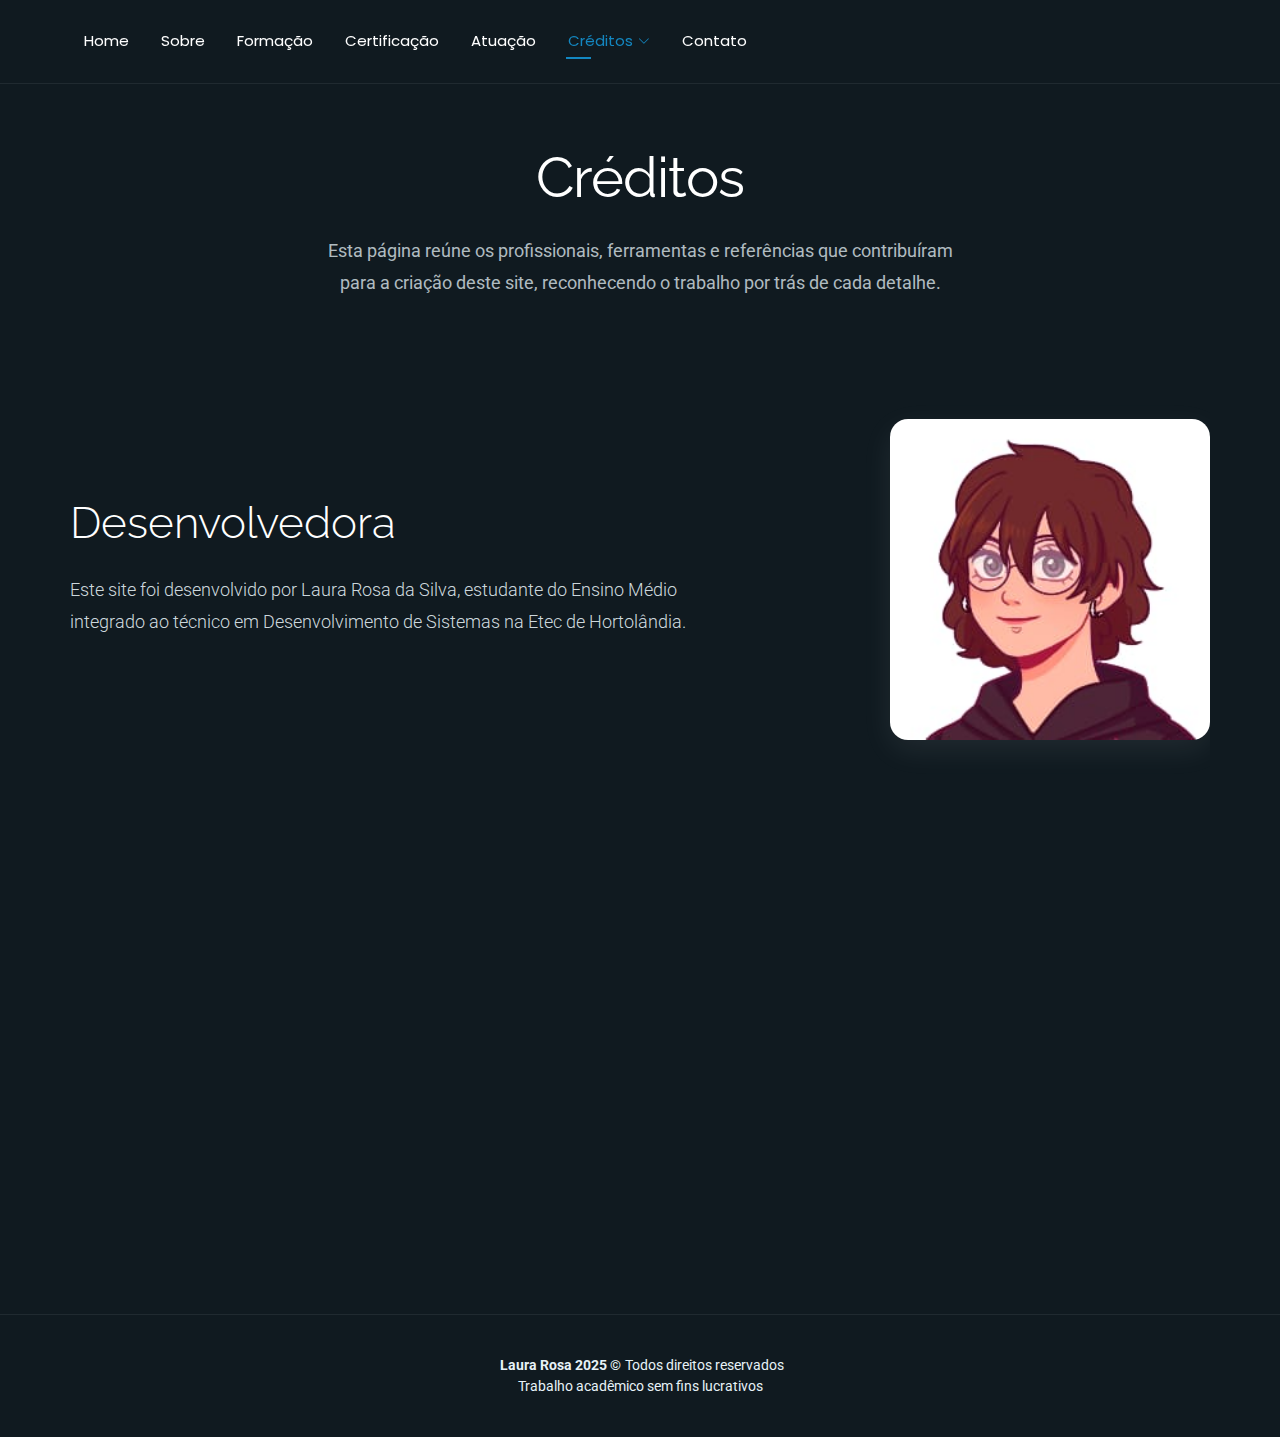
<file: creditos.html>
<!DOCTYPE html>
<html lang="pt-br">

<head>
  <title>Créditos</title>
  <meta charset="utf-8">
  <meta content="width=device-width, initial-scale=1.0" name="viewport">
  <meta name="description" content="">
  <meta name="keywords" content="">

  <!-- Favicons -->
  <link href="assets/img/icon.png" rel="icon">
  <link href="assets/img/apple-touch-icon.png" rel="apple-touch-icon">

  <!-- Fonts -->
  <link href="https://fonts.googleapis.com" rel="preconnect">
  <link href="https://fonts.gstatic.com" rel="preconnect" crossorigin>
  <link
    href="https://fonts.googleapis.com/css2?family=Roboto:ital,wght@0,100;0,300;0,400;0,500;0,700;0,900;1,100;1,300;1,400;1,500;1,700;1,900&family=Poppins:ital,wght@0,100;0,200;0,300;0,400;0,500;0,600;0,700;0,800;0,900;1,100;1,200;1,300;1,400;1,500;1,600;1,700;1,800;1,900&family=Raleway:ital,wght@0,100;0,200;0,300;0,400;0,500;0,600;0,700;0,800;0,900;1,100;1,200;1,300;1,400;1,500;1,600;1,700;1,800;1,900&display=swap"
    rel="stylesheet">

  <!-- Vendor CSS Files -->
  <link href="assets/vendor/bootstrap/css/bootstrap.min.css" rel="stylesheet">
  <link href="assets/vendor/bootstrap-icons/bootstrap-icons.css" rel="stylesheet">
  <link href="assets/vendor/aos/aos.css" rel="stylesheet">
  <link href="assets/vendor/swiper/swiper-bundle.min.css" rel="stylesheet">
  <link href="assets/vendor/glightbox/css/glightbox.min.css" rel="stylesheet">

  <!-- Main CSS File -->
  <link href="assets/css/main.css" rel="stylesheet">

  <!-- =======================================================
  * Template Name: FolioOne
  * Template URL: https://bootstrapmade.com/folioone-bootstrap-portfolio-website-template/
  * Updated: Aug 23 2025 with Bootstrap v5.3.7
  * Author: BootstrapMade.com
  * License: https://bootstrapmade.com/license/
  ======================================================== -->
</head>

<body class="service-details-page">

  <header id="header" class="header d-flex align-items-center light-background sticky-top">
    <div class="container position-relative d-flex align-items-center justify-content-between">

      <!-- <a href="index.html" class="logo d-flex align-items-center me-auto me-xl-0">
      <img src="assets/img/logo.webp" alt="">
      <h1 class="sitename">FolioOne</h1> 
    </a> -->

      <nav id="navmenu" class="navmenu">
        <ul>
          <li><a href="index.html">Home</a></li>
          <li><a href="about.html">Sobre</a></li>
          <li><a href="formacao.html">Formação</a></li>
          <li><a href="services.html">Certificação</a></li>
          <li><a href="atuacao.html">Atuação</a></li>
          <li class="dropdown"><a href="creditos.html" class="active"><span>Créditos</span> <i
                class="bi bi-chevron-down toggle-dropdown"></i></a>
            <ul>
              <li><a href="#desenvolvedor">Desenvolvedor</a></li>
              <li><a href="#bibli">Bibliografia</a></li>
            </ul>
          <li><a href="contact.html">Contato</a></li>
        </ul>
        <i class="mobile-nav-toggle d-xl-none bi bi-list"></i>
      </nav>
    </div>
  </header>

  <main class="main">

    <!-- Service Details Section -->
    <section id="service-details" class="service-details section">

      <!-- Section Title -->
      <div class="container section-title" data-aos="fade-up">
        <h2>Créditos</h2>
        <p>Esta página reúne os profissionais, ferramentas e referências que contribuíram para a criação deste site,
          reconhecendo o trabalho por trás de cada detalhe.</p>
      </div><!-- End Section Title -->

      <div class="container" data-aos="fade-up" data-aos-delay="100">

        <div class="row">

            <!-- Hero Service Introduction -->
            <section id="desenvolvedor" class="about section">
              <div class="service-hero" data-aos="fade-up" data-aos-delay="100">
                <div class="row align-items-center justify-content-between gy-5 mb-5">
                  <div class="col-lg-7" data-aos="fade-right" data-aos-delay="150">
                    <div class="intro-content">
                      <h2 class="headline">Desenvolvedora</h2>
                      <p class="lead">
                       Este site foi desenvolvido por Laura Rosa da Silva, estudante do Ensino Médio integrado ao técnico em Desenvolvimento de Sistemas na Etec de Hortolândia.
                      </p>
                    </div>
                  </div>

                  <div class="col-lg-4" data-aos="zoom-in" data-aos-delay="250">
                    <figure class="profile-figure text-center text-lg-end">
                      <img src="assets/img/profile/laura.jpeg" alt="Cabo de rede" class="img-fluid profile-photo">
                    </figure>
                  </div>
                </div>
            </section>
          </div>
          <!-- Service Content -->
          <section id="bibli">
            <div class="service-narrative" data-aos="fade-up" data-aos-delay="300">
              <h3>Bibliografia</h3>
             <ul>
              <a href="https://www.edx.org/become/how-to-become-a-network-engineer">
              <li><b>Como se tornar um engenheiro de redes</b> Acesso: 22 de Novembro de 2025</li>
              </a>

              <a href="https://www.comptia.org/en-em/blog/how-to-choose-which-certification-is-best-for-networking/">
              <li><b>Como escolher a melhor certificação em redes de computadores</b> Acesso: 22 de Novembro de 2025</li>
              </a>

              <a href="https://www.indeed.com/career-advice/career-development/network-engineer-certifications">
              <li><b>5 passos para se tornar um engenheiro de redes e certificações de engenheiro de redes</b> Acesso: 22 de Novembro de 2025</li>
              </a>

              <a href="https://querobolsa.com.br/carreiras-e-profissoes/engenheiro-de-redes-de-computadores">
              <li><b>Engenheiro de redes de computadores: tudo sobre a profissão</b> Acesso: 22 de Novembro de 2025</li>
              </a>
              
              <a href="https://www.docusign.com/pt-br/blog/criacao-da-internet">
              <li><b>Descubra aqui qual é a história por trás da criação da internet</b> Acesso: 22 de Novembro de 2025</li>
              </a>
              </ul>
          </section>
      </div><!-- End Main Content -->


    </section><!-- /Service Details Section -->

  </main>

  <footer id="footer" class="footer">

    <div class="container">
      <div class="copyright text-center ">
        <p><strong class="px-1 sitename">Laura Rosa 2025 ©</strong><span>Todos direitos reservados<br>Trabalho acadêmico
            sem fins lucrativos<br></span></p>
      </div>
    </div>

  </footer>

  <!-- Scroll Top -->
  <a href="#" id="scroll-top" class="scroll-top d-flex align-items-center justify-content-center"><i
      class="bi bi-arrow-up-short"></i></a>

  <!-- Preloader -->
  <div id="preloader"></div>

  <!-- Vendor JS Files -->
  <script src="assets/vendor/bootstrap/js/bootstrap.bundle.min.js"></script>
  <script src="assets/vendor/php-email-form/validate.js"></script>
  <script src="assets/vendor/aos/aos.js"></script>
  <script src="assets/vendor/typed.js/typed.umd.js"></script>
  <script src="assets/vendor/waypoints/noframework.waypoints.js"></script>
  <script src="assets/vendor/purecounter/purecounter_vanilla.js"></script>
  <script src="assets/vendor/swiper/swiper-bundle.min.js"></script>
  <script src="assets/vendor/imagesloaded/imagesloaded.pkgd.min.js"></script>
  <script src="assets/vendor/isotope-layout/isotope.pkgd.min.js"></script>
  <script src="assets/vendor/glightbox/js/glightbox.min.js"></script>

  <!-- Main JS File -->
  <script src="assets/js/main.js"></script>

</body>

</html>
</file>
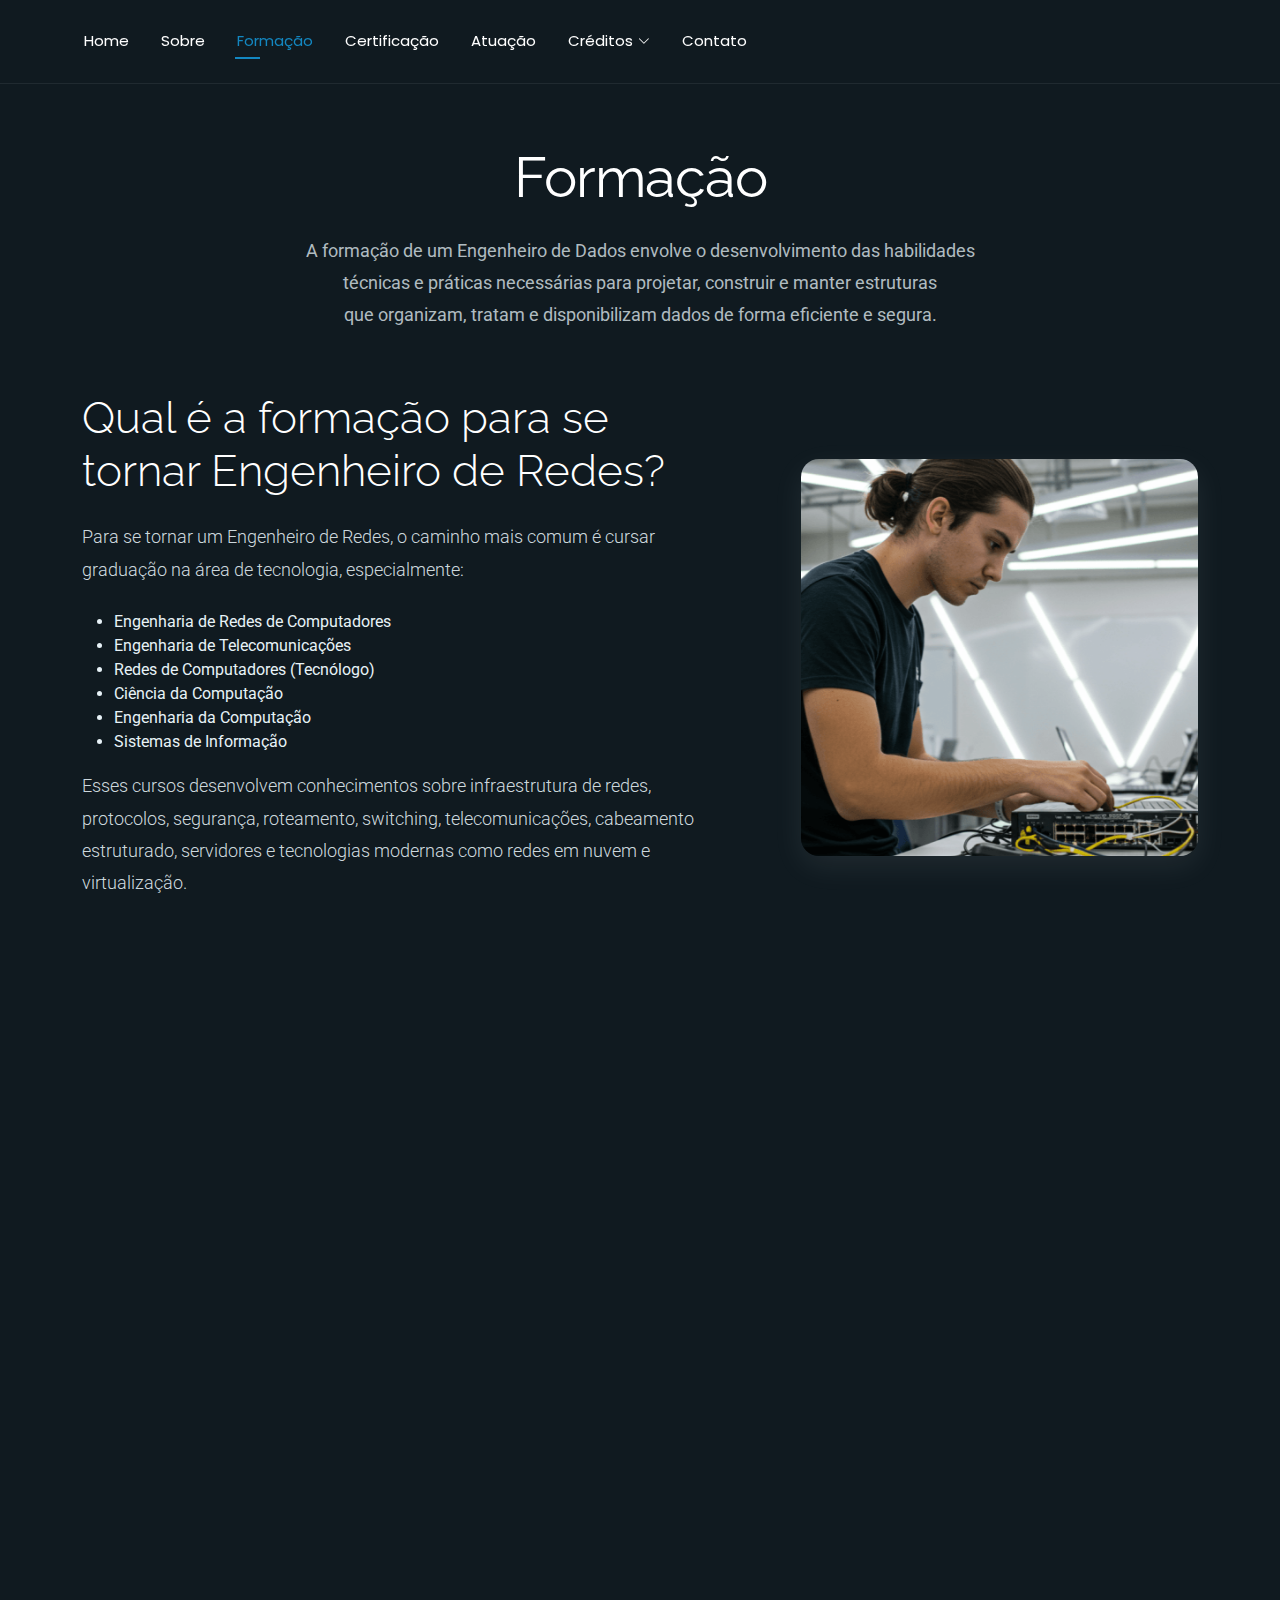
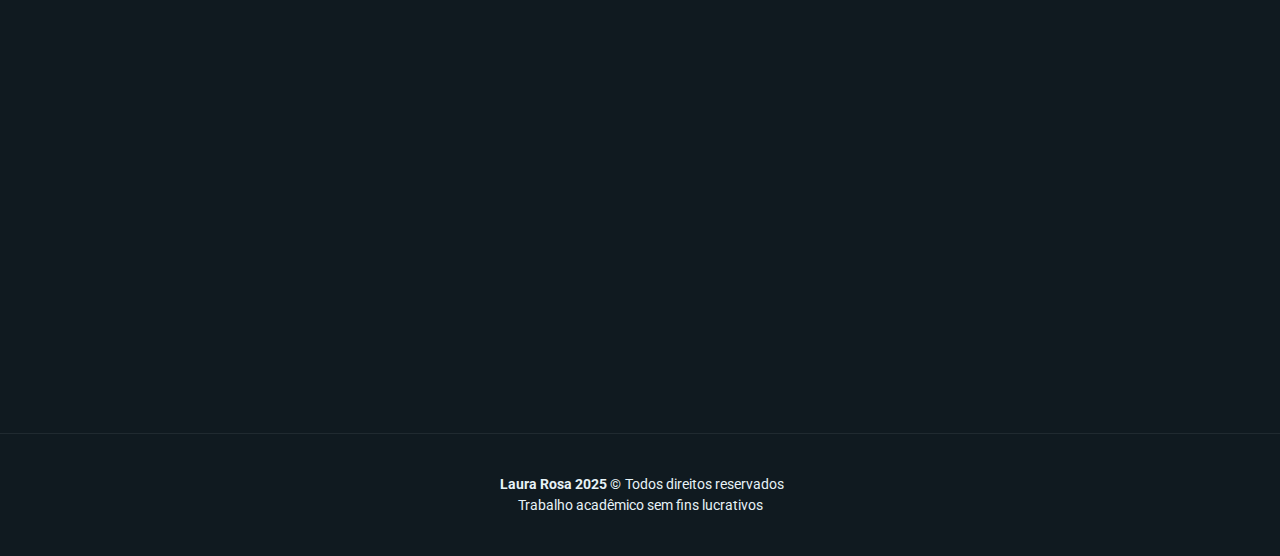
<file: formacao.html>
<!DOCTYPE html>
<html lang="pt-br">

<head>
  <title>Formação</title>
  <meta charset="utf-8">
  <meta content="width=device-width, initial-scale=1.0" name="viewport">
  <meta name="description" content="">
  <meta name="keywords" content="">

  <!-- Favicons -->
  <link href="assets/img/icon.png" rel="icon">
  <link href="assets/img/apple-touch-icon.png" rel="apple-touch-icon">

  <!-- Fonts -->
  <link href="https://fonts.googleapis.com" rel="preconnect">
  <link href="https://fonts.gstatic.com" rel="preconnect" crossorigin>
  <link href="https://fonts.googleapis.com/css2?family=Roboto:ital,wght@0,100;0,300;0,400;0,500;0,700;0,900;1,100;1,300;1,400;1,500;1,700;1,900&family=Poppins:ital,wght@0,100;0,200;0,300;0,400;0,500;0,600;0,700;0,800;0,900;1,100;1,200;1,300;1,400;1,500;1,600;1,700;1,800;1,900&family=Raleway:ital,wght@0,100;0,200;0,300;0,400;0,500;0,600;0,700;0,800;0,900;1,100;1,200;1,300;1,400;1,500;1,600;1,700;1,800;1,900&display=swap" rel="stylesheet">

  <!-- Vendor CSS Files -->
  <link href="assets/vendor/bootstrap/css/bootstrap.min.css" rel="stylesheet">
  <link href="assets/vendor/bootstrap-icons/bootstrap-icons.css" rel="stylesheet">
  <link href="assets/vendor/aos/aos.css" rel="stylesheet">
  <link href="assets/vendor/swiper/swiper-bundle.min.css" rel="stylesheet">
  <link href="assets/vendor/glightbox/css/glightbox.min.css" rel="stylesheet">

  <!-- Main CSS File -->
  <link href="assets/css/main.css" rel="stylesheet">

  <!-- =======================================================
  * Template Name: FolioOne
  * Template URL: https://bootstrapmade.com/folioone-bootstrap-portfolio-website-template/
  * Updated: Aug 23 2025 with Bootstrap v5.3.7
  * Author: BootstrapMade.com
  * License: https://bootstrapmade.com/license/
  ======================================================== -->
</head>

<body class="resume-page">

  <header id="header" class="header d-flex align-items-center light-background sticky-top">
    <div class="container position-relative d-flex align-items-center justify-content-between">

      <!-- <a href="index.html" class="logo d-flex align-items-center me-auto me-xl-0">
      <img src="assets/img/logo.webp" alt="">
      <h1 class="sitename">FolioOne</h1> 
    </a> -->

      <nav id="navmenu" class="navmenu">
        <ul>
          <li><a href="index.html">Home</a></li>
          <li><a href="about.html">Sobre</a></li>
          <li><a href="formacao.html" class="active">Formação</a></li>
          <li><a href="certificacao.html">Certificação</a></li>
          <li><a href="atuacao.html">Atuação</a></li>
          <li class="dropdown"><a href="creditos.html"><span>Créditos</span> <i class="bi bi-chevron-down toggle-dropdown"></i></a>
            <ul>
              <li><a href="#">Desenvolvedor</a></li>
              <li><a href="#">Bibliografia</a></li>
            </ul>
          <li><a href="contact.html">Contato</a></li>
        </ul>
        <i class="mobile-nav-toggle d-xl-none bi bi-list"></i>
      </nav>

  </header>

  <main class="main">

    <section id="about" class="about section">  
    

      <!-- Section Title -->
      <div class="container section-title" data-aos="fade-up">
        <h2>Formação</h2>
        <p>A formação de um Engenheiro de Dados envolve o desenvolvimento das habilidades técnicas e práticas necessárias para projetar, construir e manter estruturas que organizam, tratam e disponibilizam dados de forma eficiente e segura.</p>
      </div><!-- End Section Title -->

      <div class="container" data-aos="fade-up" data-aos-delay="100">

        <!-- Intro + Photo -->
        <div class="row align-items-center justify-content-between gy-5 mb-5">
          <div class="col-lg-7" data-aos="fade-right" data-aos-delay="150">
            <div class="intro-content">
              <h2 class="headline">Qual é a formação para se tornar Engenheiro de Redes?</h2>
              <p class="lead">
                Para se tornar um Engenheiro de Redes, o caminho mais comum é cursar graduação na área de tecnologia, especialmente:</p>
                <ul>
                  <li>Engenharia de Redes de Computadores</li>
                  <li>Engenharia de Telecomunicações</li>
                  <li>Redes de Computadores (Tecnólogo)</li>
                  <li>Ciência da Computação</li>
                  <li>Engenharia da Computação</li>
                  <li>Sistemas de Informação</li>
                </ul>
              <p class="lead">
                Esses cursos desenvolvem conhecimentos sobre infraestrutura de redes, protocolos, segurança, roteamento, switching, telecomunicações, cabeamento estruturado, servidores e tecnologias modernas como redes em nuvem e virtualização.</p>
            </div>
          </div>

         <div class="col-lg-5" data-aos="zoom-in" data-aos-delay="250">
            <figure class="profile-figure text-center text-lg-end">
              <img src="assets/img/estud.png" alt="estudante de eng. de redes" class="img-fluid profile-photo">
            </figure>
          </div>
        </div><!--end Intro -->
      </div>
    </section>

    <section id="resume" class="resume section">
    <!-- Resume Section -->
      <div class="container" data-aos="fade-up" data-aos-delay="100">
        <div class="row">
          <div class="col-lg-6">

            <!-- Education Section -->
            <div class="resume-item" data-aos="fade-up">
              <h3 class="resume-title">O que o curso ensina</h3>

              <div class="resume-content">
                <article class="education-item">
                  <h4>Fundamentos de redes e protocolos:</h4>
                  <p>Ensina como os dispositivos se comunicam usando regras e padrões como TCP/IP, DNS e VLANs.</p>
                </article>

                <article class="education-item">
                  <h4>Configuração de roteadores e switches:</h4>
                  <p>Mostra como programar e ajustar equipamentos que direcionam o tráfego na rede.</p>
                </article>

                <article class="education-item">
                  <h4>Segurança de rede e firewalls:</h4>
                  <p>Foca em proteger sistemas contra ataques e controlar acessos usando ferramentas de segurança.</p>
                </article>

                <article class="education-item">
                  <h4>Projetos de infraestrutura física e lógica:</h4>
                  <p>Ensina a planejar desde cabeamento e racks até a organização lógica da rede.</p>
                </article>

                <article class="education-item">
                  <h4>Administração de servidores e sistemas:</h4>
                  <p>Aborda como instalar, gerenciar e manter servidores e serviços essenciais.</p>
                </article>

                <article class="education-item">
                  <h4>Telecomunicações e sistemas de transmissão:</h4>
                  <p>Explica como funcionam as tecnologias que transportam dados, voz e vídeo.</p>
                </article>

                <article class="education-item">
                  <h4>Virtualização, nuvem e redes modernas (SDN):</h4>
                  <p>Explora soluções atuais que tornam redes mais flexíveis e escaláveis.</p>
                </article>
              </div>
            </div><!-- End Education Section -->

            
          </div>

          <div class="col-lg-6">
            <!-- Experience Section -->
            <div class="resume-item" data-aos="fade-up" data-aos-delay="100">
              <h3 class="resume-title">Quais faculdades te oferecem essa formação</h3>

              <div class="resume-content">
                <article class="experience-item">
                  <h4>Engenharia de Redes de Computadores</h4>
                  <ul>
                    <li>UnB – Universidade de Brasília</li>
                    <li>UFPA – Universidade Federal do Pará</li>
                    <li>Universidade Católica de Brasília (UCB)</li>
                  </ul>
                </article>

                <article class="experience-item">
                  <h4>Redes de Computadores (Tecnólogo)</h4>
                  <ul>
                    <li>IFs (Institutos Federais) em diversos estados</li>
                    <li>Estácio</li>
                    <li>Anhanguera</li>
                    <li>UNIP</li>
                    <li>Senac</li>
                    <li>UNISUL</li>
                    <li>Universidade Pitágoras</li>
                  </ul>
                </article>

                <article class="experience-item">
                  <h4>Engenharia de Telecomunicações</h4>
                  <ul>
                    <li>Inatel – Instituto Nacional de Telecomunicações</li>
                    <li>UFSC – Universidade Federal de Santa Catarina</li>
                    <li>Instituto Federal do Ceará (IFCE)</li>
                    <li>UTFPR – Universidade Tecnológica Federal do Paraná</li>
                    <li>UFPA</li>
                    <li>UFMG (ênfase em telecom dentro de engenharia elétrica)</li>
                  </ul>
                </article>
              </div>
            </div><!-- End Experience Section -->
          </div>
        </div>

      </div>

    </section><!-- /Resume Section -->

  </main>

  <footer id="footer" class="footer">

    <div class="container">
      <div class="copyright text-center ">
        <p><strong class="px-1 sitename">Laura Rosa 2025 ©</strong><span>Todos direitos reservados<br>Trabalho acadêmico sem fins lucrativos<br></span></p>
      </div>
    </div>

  </footer>

  <!-- Scroll Top -->
  <a href="#" id="scroll-top" class="scroll-top d-flex align-items-center justify-content-center"><i class="bi bi-arrow-up-short"></i></a>

  <!-- Preloader -->
  <div id="preloader"></div>

  <!-- Vendor JS Files -->
  <script src="assets/vendor/bootstrap/js/bootstrap.bundle.min.js"></script>
  <script src="assets/vendor/php-email-form/validate.js"></script>
  <script src="assets/vendor/aos/aos.js"></script>
  <script src="assets/vendor/typed.js/typed.umd.js"></script>
  <script src="assets/vendor/waypoints/noframework.waypoints.js"></script>
  <script src="assets/vendor/purecounter/purecounter_vanilla.js"></script>
  <script src="assets/vendor/swiper/swiper-bundle.min.js"></script>
  <script src="assets/vendor/imagesloaded/imagesloaded.pkgd.min.js"></script>
  <script src="assets/vendor/isotope-layout/isotope.pkgd.min.js"></script>
  <script src="assets/vendor/glightbox/js/glightbox.min.js"></script>

  <!-- Main JS File -->
  <script src="assets/js/main.js"></script>

</body>

</html>
</file>
<file: assets/css/main.css>
/**
* Template Name: FolioOne
* Template URL: https://bootstrapmade.com/folioone-bootstrap-portfolio-website-template/
* Updated: Aug 23 2025 with Bootstrap v5.3.7
* Author: BootstrapMade.com
* License: https://bootstrapmade.com/license/
*/

/*--------------------------------------------------------------
# Font & Color Variables
# Help: https://bootstrapmade.com/color-system/
--------------------------------------------------------------*/
/* Fonts */
:root {
  --default-font: "Roboto",  system-ui, -apple-system, "Segoe UI", Roboto, "Helvetica Neue", Arial, "Noto Sans", "Liberation Sans", sans-serif, "Apple Color Emoji", "Segoe UI Emoji", "Segoe UI Symbol", "Noto Color Emoji";
  --heading-font: "Raleway",  sans-serif;
  --nav-font: "Poppins",  sans-serif;
}

/* Global Colors - The following color variables are used throughout the website. Updating them here will change the color scheme of the entire website */
:root { 
  --background-color: #101a20; /* Background color for the entire website, including individual sections */
  --default-color: #e7f2f7; /* Default color used for the majority of the text content across the entire website */
  --heading-color: #ffffff; /* Color for headings, subheadings and title throughout the website */
  --accent-color: #1387c1; /* Accent color that represents your brand on the website. It's used for buttons, links, and other elements that need to stand out */
  --surface-color: #141f26; /* The surface color is used as a background of boxed elements within sections, such as cards, icon boxes, or other elements that require a visual separation from the global background. */
  --contrast-color: #ffffff; /* Contrast color for text, ensuring readability against backgrounds of accent, heading, or default colors. */
}

/* Nav Menu Colors - The following color variables are used specifically for the navigation menu. They are separate from the global colors to allow for more customization options */
:root {
  --nav-color: #ffffff;  /* The default color of the main navmenu links */
  --nav-hover-color: #1387c1; /* Applied to main navmenu links when they are hovered over or active */
  --nav-mobile-background-color: #213642; /* Used as the background color for mobile navigation menu */
  --nav-dropdown-background-color: #051117; /* Used as the background color for dropdown items that appear when hovering over primary navigation items */
  --nav-dropdown-color: #e7f2f7; /* Used for navigation links of the dropdown items in the navigation menu. */
  --nav-dropdown-hover-color: #1387c1; /* Similar to --nav-hover-color, this color is applied to dropdown navigation links when they are hovered over. */
}

/* Color Presets - These classes override global colors when applied to any section or element, providing reuse of the sam color scheme. */

.light-background {
  --background-color: #142027;
  --surface-color: #325264;
}

.dark-background {
  --background-color: #0b1419;
  --default-color: #ffffff;
  --heading-color: #ffffff;
  --surface-color: #252525;
  --contrast-color: #ffffff;
}

/* Smooth scroll */
:root {
  scroll-behavior: smooth;
}

/*--------------------------------------------------------------
# General Styling & Shared Classes
--------------------------------------------------------------*/
body {
  color: var(--default-color);
  background-color: var(--background-color);
  font-family: var(--default-font);
}

a {
  color: var(--accent-color);
  text-decoration: none;
  transition: 0.3s;
}

a:hover {
  color: color-mix(in srgb, var(--accent-color), transparent 25%);
  text-decoration: none;
}

h1,
h2,
h3,
h4,
h5,
h6 {
  color: var(--heading-color);
  font-family: var(--heading-font);
}

/* PHP Email Form Messages
------------------------------*/
.php-email-form .error-message {
  display: none;
  background: #df1529;
  color: #ffffff;
  text-align: left;
  padding: 15px;
  margin-bottom: 24px;
  font-weight: 600;
}

.php-email-form .sent-message {
  display: none;
  color: #ffffff;
  background: #059652;
  text-align: center;
  padding: 15px;
  margin-bottom: 24px;
  font-weight: 600;
}

.php-email-form .loading {
  display: none;
  background: var(--surface-color);
  text-align: center;
  padding: 15px;
  margin-bottom: 24px;
}

.php-email-form .loading:before {
  content: "";
  display: inline-block;
  border-radius: 50%;
  width: 24px;
  height: 24px;
  margin: 0 10px -6px 0;
  border: 3px solid var(--accent-color);
  border-top-color: var(--surface-color);
  animation: php-email-form-loading 1s linear infinite;
}

@keyframes php-email-form-loading {
  0% {
    transform: rotate(0deg);
  }

  100% {
    transform: rotate(360deg);
  }
}

/*--------------------------------------------------------------
# Global Header
--------------------------------------------------------------*/
.header {
  --background-color: rgba(255, 255, 255, 0);
  color: var(--default-color);
  background-color: var(--background-color);
  padding: 15px 0;
  transition: all 0.5s;
  z-index: 997;
  border-bottom: 1px solid color-mix(in srgb, var(--default-color), transparent 92%);
}

.header .logo {
  line-height: 1;
}

.header .logo img {
  max-height: 36px;
  margin-right: 8px;
}

.header .logo h1 {
  font-size: 32px;
  margin: 0;
  font-weight: 400;
  color: var(--heading-color);
}

.header .header-social-links {
  padding-right: 15px;
}

.header .header-social-links a {
  color: color-mix(in srgb, var(--default-color), transparent 40%);
  padding-left: 6px;
  display: inline-block;
  transition: 0.3s;
  font-size: 16px;
}

.header .header-social-links a:hover {
  color: var(--default-color);
}

.header .header-social-links a i {
  line-height: 0px;
}

@media (max-width: 1200px) {
  .header .logo {
    order: 1;
  }

  .header .header-social-links {
    order: 2;
  }

  .header .navmenu {
    order: 3;
  }
}

/* Global Header on Scroll
------------------------------*/
.scrolled .header {
  --background-color: rgba(16, 26, 32, 0.9);
}

/*--------------------------------------------------------------
# Navigation Menu
--------------------------------------------------------------*/
/* Desktop Navigation */
@media (min-width: 1200px) {
  .navmenu {
    padding: 0;
  }

  .navmenu ul {
    margin: 0;
    padding: 0;
    display: flex;
    list-style: none;
    align-items: center;
  }

  .navmenu li {
    position: relative;
  }

  .navmenu>ul>li {
    white-space: nowrap;
    padding: 15px 28px 15px 0;
  }

  .navmenu>ul>li:last-child {
    padding-right: 0;
  }

  .navmenu a,
  .navmenu a:focus {
    color: var(--nav-color);
    font-size: 15px;
    padding: 0 2px;
    font-family: var(--nav-font);
    font-weight: 400;
    display: flex;
    align-items: center;
    justify-content: space-between;
    white-space: nowrap;
    transition: 0.3s;
    position: relative;
  }

  .navmenu a i,
  .navmenu a:focus i {
    font-size: 12px;
    line-height: 0;
    margin-left: 5px;
    transition: 0.3s;
  }

  .navmenu>ul>li>a:before {
    content: "";
    position: absolute;
    height: 2px;
    bottom: -6px;
    left: 0;
    background-color: var(--nav-hover-color);
    visibility: hidden;
    width: 0px;
    transition: all 0.3s ease-in-out 0s;
  }

  .navmenu a:hover:before,
  .navmenu li:hover>a:before,
  .navmenu .active:before {
    visibility: visible;
    width: 25px;
  }

  .navmenu li:hover>a,
  .navmenu .active,
  .navmenu .active:focus {
    color: var(--nav-hover-color);
  }

  .navmenu .dropdown ul {
    margin: 0;
    padding: 10px 0;
    background: var(--nav-dropdown-background-color);
    display: block;
    position: absolute;
    visibility: hidden;
    left: -5px;
    top: 130%;
    opacity: 0;
    transition: 0.3s;
    border-radius: 4px;
    z-index: 99;
    box-shadow: 0px 0px 30px rgba(0, 0, 0, 0.1);
  }

  .navmenu .dropdown ul li {
    min-width: 200px;
  }

  .navmenu .dropdown ul a {
    padding: 10px 20px;
    font-size: 15px;
    text-transform: none;
    color: var(--nav-dropdown-color);
  }

  .navmenu .dropdown ul a i {
    font-size: 12px;
  }

  .navmenu .dropdown ul a:hover,
  .navmenu .dropdown ul .active:hover,
  .navmenu .dropdown ul li:hover>a {
    color: var(--nav-dropdown-hover-color);
  }

  .navmenu .dropdown:hover>ul {
    opacity: 1;
    top: 100%;
    visibility: visible;
  }

  .navmenu .dropdown .dropdown ul {
    top: 0;
    left: -90%;
    visibility: hidden;
  }

  .navmenu .dropdown .dropdown:hover>ul {
    opacity: 1;
    top: 0;
    left: -100%;
    visibility: visible;
  }
}

/* Mobile Navigation */
@media (max-width: 1199px) {
  .mobile-nav-toggle {
    color: var(--nav-color);
    font-size: 28px;
    line-height: 0;
    margin-right: 10px;
    cursor: pointer;
    transition: color 0.3s;
  }

  .navmenu {
    padding: 0;
    z-index: 9997;
  }

  .navmenu ul {
    display: none;
    list-style: none;
    position: absolute;
    inset: 60px 20px 20px 20px;
    padding: 10px 0;
    margin: 0;
    border-radius: 6px;
    background-color: var(--nav-mobile-background-color);
    border: 1px solid color-mix(in srgb, var(--default-color), transparent 90%);
    box-shadow: none;
    overflow-y: auto;
    transition: 0.3s;
    z-index: 9998;
  }

  .navmenu a,
  .navmenu a:focus {
    color: var(--nav-dropdown-color);
    padding: 10px 20px;
    font-family: var(--nav-font);
    font-size: 17px;
    font-weight: 500;
    display: flex;
    align-items: center;
    justify-content: space-between;
    white-space: nowrap;
    transition: 0.3s;
  }

  .navmenu a i,
  .navmenu a:focus i {
    font-size: 12px;
    line-height: 0;
    margin-left: 5px;
    width: 30px;
    height: 30px;
    display: flex;
    align-items: center;
    justify-content: center;
    border-radius: 50%;
    transition: 0.3s;
    background-color: color-mix(in srgb, var(--accent-color), transparent 90%);
  }

  .navmenu a i:hover,
  .navmenu a:focus i:hover {
    background-color: var(--accent-color);
    color: var(--contrast-color);
  }

  .navmenu a:hover,
  .navmenu .active,
  .navmenu .active:focus {
    color: var(--nav-dropdown-hover-color);
  }

  .navmenu .active i,
  .navmenu .active:focus i {
    background-color: var(--accent-color);
    color: var(--contrast-color);
    transform: rotate(180deg);
  }

  .navmenu .dropdown ul {
    position: static;
    display: none;
    z-index: 99;
    padding: 10px 0;
    margin: 10px 20px;
    background-color: var(--nav-dropdown-background-color);
    transition: all 0.5s ease-in-out;
  }

  .navmenu .dropdown ul ul {
    background-color: rgba(33, 37, 41, 0.1);
  }

  .navmenu .dropdown>.dropdown-active {
    display: block;
    background-color: rgba(33, 37, 41, 0.03);
  }

  .mobile-nav-active {
    overflow: hidden;
  }

  .mobile-nav-active .mobile-nav-toggle {
    color: #fff;
    position: absolute;
    font-size: 32px;
    top: 15px;
    right: 15px;
    margin-right: 0;
    z-index: 9999;
  }

  .mobile-nav-active .navmenu {
    position: fixed;
    overflow: hidden;
    inset: 0;
    background: rgba(33, 37, 41, 0.8);
    transition: 0.3s;
  }

  .mobile-nav-active .navmenu>ul {
    display: block;
  }
}

/*--------------------------------------------------------------
# Global Footer
--------------------------------------------------------------*/
.footer {
  color: var(--default-color);
  background-color: var(--background-color);
  font-size: 14px;
  padding: 40px 0;
  position: relative;
  border-top: 1px solid color-mix(in srgb, var(--default-color), transparent 92%);
}

.footer .copyright p {
  margin-bottom: 0;
}

.footer .social-links {
  margin-top: 20px;
}

.footer .social-links a {
  display: flex;
  align-items: center;
  justify-content: center;
  width: 40px;
  height: 40px;
  border-radius: 50%;
  border: 1px solid color-mix(in srgb, var(--default-color), transparent 50%);
  font-size: 16px;
  color: color-mix(in srgb, var(--default-color), transparent 50%);
  margin: 0 5px;
  transition: 0.3s;
}

.footer .social-links a:hover {
  color: var(--accent-color);
  border-color: var(--accent-color);
}

.footer .credits {
  margin-top: 10px;
  font-size: 13px;
  text-align: center;
}

/*--------------------------------------------------------------
# Preloader
--------------------------------------------------------------*/
#preloader {
  position: fixed;
  inset: 0;
  z-index: 9999;
  overflow: hidden;
  background-color: var(--background-color);
  transition: all 0.6s ease-out;
  width: 100%;
  height: 100vh;
}

#preloader:before,
#preloader:after {
  content: "";
  position: absolute;
  border: 4px solid var(--accent-color);
  border-radius: 50%;
  animation: animate-preloader 2s cubic-bezier(0, 0.2, 0.8, 1) infinite;
}

#preloader:after {
  animation-delay: -0.5s;
}

@keyframes animate-preloader {
  0% {
    width: 10px;
    height: 10px;
    top: calc(50% - 5px);
    left: calc(50% - 5px);
    opacity: 1;
  }

  100% {
    width: 72px;
    height: 72px;
    top: calc(50% - 36px);
    left: calc(50% - 36px);
    opacity: 0;
  }
}

/*--------------------------------------------------------------
# Scroll Top Button
--------------------------------------------------------------*/
.scroll-top {
  position: fixed;
  visibility: hidden;
  opacity: 0;
  right: 15px;
  bottom: -15px;
  z-index: 99999;
  background-color: var(--accent-color);
  width: 44px;
  height: 44px;
  border-radius: 50px;
  transition: all 0.4s;
}

.scroll-top i {
  font-size: 24px;
  color: var(--contrast-color);
  line-height: 0;
}

.scroll-top:hover {
  background-color: color-mix(in srgb, var(--accent-color), transparent 20%);
  color: var(--contrast-color);
}

.scroll-top.active {
  visibility: visible;
  opacity: 1;
  bottom: 15px;
}

/*--------------------------------------------------------------
# Disable aos animation delay on mobile devices
--------------------------------------------------------------*/
@media screen and (max-width: 768px) {
  [data-aos-delay] {
    transition-delay: 0 !important;
  }
}

/*--------------------------------------------------------------
# Global Page Titles & Breadcrumbs
--------------------------------------------------------------*/
.page-title {
  color: var(--default-color);
  background-color: var(--background-color);
  position: relative;
}

.page-title .heading {
  padding: 80px 0;
  border-top: 1px solid color-mix(in srgb, var(--default-color), transparent 90%);
}

.page-title .heading h1 {
  font-size: 38px;
  font-weight: 700;
}

.page-title nav {
  background-color: color-mix(in srgb, var(--default-color), transparent 96%);
  padding: 20px 0;
}

.page-title nav ol {
  display: flex;
  flex-wrap: wrap;
  list-style: none;
  padding: 0;
  margin: 0;
  font-size: 16px;
  font-weight: 400;
}

.page-title nav ol li+li {
  padding-left: 10px;
}

.page-title nav ol li+li::before {
  content: "/";
  display: inline-block;
  padding-right: 10px;
  color: color-mix(in srgb, var(--default-color), transparent 70%);
}

/*--------------------------------------------------------------
# Global Sections
--------------------------------------------------------------*/
section,
.section {
  color: var(--default-color);
  background-color: var(--background-color);
  padding: 60px 0;
  scroll-margin-top: 100px;
  overflow: clip;
}

@media (max-width: 1199px) {

  section,
  .section {
    scroll-margin-top: 66px;
  }
}

/*--------------------------------------------------------------
# Global Section Titles
--------------------------------------------------------------*/
.section-title {
  text-align: center;
  padding-bottom: 60px;
  position: relative;
}

.section-title h2 {
  font-size: 3.5rem;
  font-weight: 400;
  line-height: 1.2;
  color: var(--heading-color);
  margin-bottom: 1.5rem;
  letter-spacing: -1px;
}

@media (max-width: 768px) {
  .section-title h2 {
    font-size: 2.5rem;
  }
}

.section-title p {
  font-size: 1.125rem;
  line-height: 1.8;
  color: color-mix(in srgb, var(--default-color), transparent 25%);
  max-width: 900px;
  margin: 0 auto;
  text-wrap: balance;
}

/*--------------------------------------------------------------
# Hero Section
--------------------------------------------------------------*/
.hero {
  padding: 80px 0;
  min-height: 100vh;
  display: flex;
  align-items: center;
}

.hero .hero-content h1 {
  font-size: 3.5rem;
  font-weight: 700;
  margin-bottom: 1rem;
  line-height: 1.2;
}

.hero .hero-content h1 .highlight {
  color: var(--accent-color);
  position: relative;
}

.hero .hero-content h1 .highlight::after {
  content: "";
  position: absolute;
  bottom: 0;
  left: 0;
  width: 100%;
  height: 3px;
  background: linear-gradient(90deg, var(--accent-color), color-mix(in srgb, var(--accent-color), transparent 50%));
  border-radius: 2px;
}

@media (max-width: 768px) {
  .hero .hero-content h1 {
    font-size: 2.5rem;
  }
}

.hero .hero-content h2 {
  font-size: 1.5rem;
  font-weight: 400;
  margin-bottom: 2rem;
  color: color-mix(in srgb, var(--default-color), transparent 20%);
}

.hero .hero-content h2 .typed {
  color: var(--accent-color);
  font-weight: 600;
}

@media (max-width: 768px) {
  .hero .hero-content h2 {
    font-size: 1.25rem;
  }
}

.hero .hero-content p {
  font-size: 1.1rem;
  line-height: 1.6;
  margin-bottom: 2.5rem;
  color: color-mix(in srgb, var(--default-color), transparent 30%);
}

.hero .hero-actions {
  display: flex;
  gap: 1rem;
  margin-bottom: 3rem;
}

.hero .hero-actions .btn {
  padding: 12px 30px;
  border-radius: 50px;
  font-weight: 600;
  text-decoration: none;
  transition: all 0.3s ease;
  border: 2px solid;
}

.hero .hero-actions .btn.btn-primary {
  background: var(--accent-color);
  color: var(--contrast-color);
  border-color: var(--accent-color);
}

.hero .hero-actions .btn.btn-primary:hover {
  background: color-mix(in srgb, var(--accent-color), black 15%);
  border-color: color-mix(in srgb, var(--accent-color), black 15%);
  transform: translateY(-2px);
}

.hero .hero-actions .btn.btn-outline {
  background: transparent;
  color: var(--accent-color);
  border-color: var(--accent-color);
}

.hero .hero-actions .btn.btn-outline:hover {
  transform: translateY(-2px);
}

@media (max-width: 576px) {
  .hero .hero-actions {
    flex-direction: column;
  }

  .hero .hero-actions .btn {
    text-align: center;
  }
}

.hero .social-links {
  display: flex;
  gap: 1rem;
}

.hero .social-links a {
  width: 45px;
  height: 45px;
  background: var(--surface-color);
  border-radius: 50%;
  display: flex;
  align-items: center;
  justify-content: center;
  color: var(--default-color);
  font-size: 1.2rem;
  transition: all 0.3s ease;
}

.hero .social-links a:hover {
  background: var(--accent-color);
  color: var(--contrast-color);
  transform: translateY(-3px);
  box-shadow: 0 8px 25px color-mix(in srgb, var(--accent-color), transparent 70%);
}

.hero .hero-image {
  position: relative;
}

.hero .hero-image .image-wrapper {
  position: relative;
  max-width: 450px;
  margin: 0 auto;
}

.hero .hero-image .image-wrapper img {
  border-radius: 20px;
  box-shadow: 0 5px 15px color-mix(in srgb, var(--default-color), transparent 95%);
  transition: transform 0.3s ease;
}

.hero .hero-image .image-wrapper img:hover {
  transform: scale(1.02);
}

.hero .hero-image .floating-elements {
  position: absolute;
  top: 0;
  left: 0;
  right: 0;
  bottom: 0;
  pointer-events: none;
}

.hero .hero-image .floating-elements .floating-card {
  position: absolute;
  background: var(--accent-color);
  padding: 15px 20px;
  border-radius: 15px;
  box-shadow: 0 10px 30px color-mix(in srgb, var(--default-color), transparent 90%);
  display: flex;
  align-items: center;
  gap: 10px;
  font-weight: 600;
  animation: float 3s ease-in-out infinite;
}

.hero .hero-image .floating-elements .floating-card i {
  font-size: 1.5rem;
  color: var(--accent-color);
}

.hero .hero-image .floating-elements .floating-card.design {
  top: 10%;
  right: -10%;
  animation-delay: 0s;
}

.hero .hero-image .floating-elements .floating-card.code {
  bottom: 30%;
  left: -15%;
  animation-delay: 1s;
}

.hero .hero-image .floating-elements .floating-card.creativity {
  top: 60%;
  right: -5%;
  animation-delay: 2s;
}

@media (max-width: 992px) {
  .hero .hero-image .floating-elements .floating-card {
    display: none;
  }
}

@keyframes float {

  0%,
  100% {
    transform: translateY(0px);
  }

  50% {
    transform: translateY(-10px);
  }
}

@media (max-width: 992px) {
  .hero .hero-content {
    text-align: center;
    margin-bottom: 3rem;
  }
}

/*--------------------------------------------------------------
# About Section
--------------------------------------------------------------*/
.about .intro-content .eyebrow {
  display: inline-block;
  letter-spacing: 0.12em;
  text-transform: uppercase;
  font-size: 12px;
  color: color-mix(in srgb, var(--default-color), transparent 40%);
  margin-bottom: 16px;
}

.about .intro-content .headline {
  font-family: var(--heading-font);
  font-weight: 300;
  line-height: 1.2;
  font-size: clamp(28px, 4vw, 44px);
  margin: 0 0 24px 0;
}

.about .intro-content .lead {
  font-size: 18px;
  line-height: 1.8;
  color: color-mix(in srgb, var(--default-color), transparent 10%);
  margin-bottom: 24px;
}

.about .intro-content p {
  line-height: 1.8;
  margin-bottom: 24px;
  color: color-mix(in srgb, var(--default-color), transparent 5%);
}

.about .intro-content .cta-group {
  display: flex;
  gap: 24px;
  align-items: center;
  margin-top: 24px;
}

.about .intro-content .cta-group .btn-ghost {
  display: inline-flex;
  align-items: center;
  gap: 8px;
  padding: 12px 18px;
  border-radius: 6px;
  color: var(--accent-color);
  background: color-mix(in srgb, var(--accent-color), transparent 92%);
  border: 1px solid color-mix(in srgb, var(--accent-color), transparent 70%);
  transition: 0.3s ease-in-out;
}

.about .intro-content .cta-group .btn-ghost:hover,
.about .intro-content .cta-group .btn-ghost:focus {
  color: var(--contrast-color);
  background: var(--accent-color);
  border-color: var(--accent-color);
  outline: none;
  box-shadow: 0 0 0 3px color-mix(in srgb, var(--accent-color), transparent 70%);
}

.about .intro-content .cta-group .link-underline {
  display: inline-flex;
  align-items: center;
  gap: 8px;
  position: relative;
  color: var(--accent-color);
  padding-bottom: 4px;
  transition: 0.3s ease-in-out;
}

.about .intro-content .cta-group .link-underline::after {
  content: "";
  position: absolute;
  left: 0;
  right: 0;
  bottom: 0;
  height: 1px;
  background: color-mix(in srgb, var(--accent-color), transparent 40%);
  transform: scaleX(0.4);
  transform-origin: left;
  transition: 0.3s ease-in-out;
}

.about .intro-content .cta-group .link-underline:hover,
.about .intro-content .cta-group .link-underline:focus {
  color: color-mix(in srgb, var(--accent-color), transparent 10%);
  outline: none;
}

.about .intro-content .cta-group .link-underline:hover::after,
.about .intro-content .cta-group .link-underline:focus::after {
  transform: scaleX(1);
}

.about .profile-figure {
  margin: 0;
}

.about .profile-figure .profile-photo {
  width: 88%;
  max-width: 440px;
  border-radius: 18px;
  box-shadow: 0 10px 30px color-mix(in srgb, var(--default-color), transparent 92%);
  transform: translateY(0);
  transition: transform 0.3s ease-in-out;
}

.about .profile-figure .profile-caption {
  margin-top: 24px;
  display: flex;
  align-items: center;
  justify-content: center;
}

.about .profile-figure .profile-caption .meta {
  font-size: 14px;
  color: color-mix(in srgb, var(--default-color), transparent 20%);
}

.about .profile-figure .profile-caption .meta .funfact {
  font-size: 13px;
  margin-top: 4px;
  color: color-mix(in srgb, var(--default-color), transparent 35%);
}

.about .profile-figure:hover .profile-photo {
  transform: translateY(-4px);
}

.about .skill-item {
  padding: 24px;
  border-radius: 6px;
  transition: 0.3s ease-in-out;
  background: color-mix(in srgb, var(--surface-color), var(--accent-color) 2%);
  border: 1px solid color-mix(in srgb, var(--default-color), transparent 88%);
  height: 100%;
}

.about .skill-item i {
  font-size: 24px;
  color: var(--accent-color);
  margin-bottom: 16px;
  display: inline-block;
}

.about .skill-item h3 {
  font-size: 16px;
  margin-bottom: 6px;
  font-weight: 500;
}

.about .skill-item p {
  margin: 0;
  font-size: 14px;
  color: color-mix(in srgb, var(--default-color), transparent 25%);
}

.about .skill-item:hover {
  transform: translateY(-3px);
  border-color: color-mix(in srgb, var(--accent-color), transparent 60%);
  box-shadow: 0 10px 30px color-mix(in srgb, var(--default-color), transparent 92%);
}

.about .timeline-item {
  position: relative;
  padding-left: 26px;
}

.about .timeline-item time {
  display: inline-block;
  font-size: 12px;
  letter-spacing: 0.08em;
  text-transform: uppercase;
  color: color-mix(in srgb, var(--default-color), transparent 45%);
  margin-bottom: 6px;
}

.about .timeline-item h4 {
  font-size: 18px;
  font-weight: 400;
  margin: 0 0 6px;
}

.about .timeline-item p {
  font-size: 14px;
  color: color-mix(in srgb, var(--default-color), transparent 25%);
  margin: 0;
}

.about .timeline-item .dot {
  position: absolute;
  left: 0;
  top: 4px;
  width: 10px;
  height: 10px;
  border-radius: 50%;
  background: var(--accent-color);
  box-shadow: 0 0 0 6px color-mix(in srgb, var(--accent-color), transparent 80%);
}

.about .personal-quote {
  padding: 24px 0;
}

.about .personal-quote p {
  font-family: var(--heading-font);
  font-weight: 300;
  font-size: clamp(20px, 3vw, 28px);
  line-height: 1.5;
  color: color-mix(in srgb, var(--default-color), transparent 5%);
  margin: 0 auto;
  max-width: 800px;
}

.about .fact-pill {
  display: flex;
  align-items: center;
  justify-content: center;
  gap: 10px;
  padding: 10px 14px;
  border-radius: 999px;
  border: 1px solid color-mix(in srgb, var(--default-color), transparent 85%);
  background: var(--surface-color);
  color: color-mix(in srgb, var(--default-color), transparent 10%);
  transition: 0.3s ease-in-out;
}

.about .fact-pill i {
  color: var(--accent-color);
}

.about .fact-pill span {
  font-size: 14px;
}

.about .fact-pill:hover {
  transform: translateY(-2px);
  border-color: color-mix(in srgb, var(--accent-color), transparent 60%);
  box-shadow: 0 10px 30px color-mix(in srgb, var(--default-color), transparent 92%);
}

.about .fact-pill:focus-within {
  box-shadow: 0 0 0 3px color-mix(in srgb, var(--accent-color), transparent 70%);
}

@media (max-width: 992px) {
  .about .profile-figure {
    text-align: center !important;
  }

  .about .profile-figure .profile-photo {
    width: 72%;
  }

  .about .intro-content .cta-group {
    flex-wrap: wrap;
  }
}

@media (max-width: 576px) {
  .about .profile-figure .profile-photo {
    width: 100%;
  }
}

/*--------------------------------------------------------------
# Skills Section
--------------------------------------------------------------*/
.skills .skill-box {
  background-color: var(--surface-color);
  padding: 2rem;
  border-radius: 8px;
  box-shadow: 0 0 20px rgba(0, 0, 0, 0.05);
}

.skills .skill-box h3 {
  font-size: 1.2rem;
  margin-bottom: 1rem;
  font-weight: 600;
}

.skills .skill-box p {
  font-size: 0.9rem;
  margin-bottom: 0.8rem;
  opacity: 0.6;
}

.skills .skill-box .progress {
  background-color: color-mix(in srgb, var(--accent-color), transparent 85%);
  border-radius: 50px;
  height: 8px;
  margin-top: 5px;
  overflow: hidden;
}

.skills .skill-box .progress .progress-bar {
  background-color: var(--accent-color);
  height: 100%;
  position: relative;
  border-radius: 50px;
  transition: 0.9s;
  width: 1px;
}

/*--------------------------------------------------------------
# Stats Section
--------------------------------------------------------------*/
.stats .avatars {
  position: relative;
}

.stats .avatars img {
  width: 60px;
  height: 60px;
  border: 3px solid var(--accent-color);
  margin-right: -15px;
  transition: transform 0.3s ease;
}

.stats .avatars img:hover {
  transform: translateY(-5px);
  z-index: 2;
}

.stats .counters h2 {
  color: var(--heading-color);
  font-size: 48px;
  font-weight: 700;
  margin-bottom: 10px;
}

.stats .counters h2 span {
  display: inline-block;
}

.stats .counters p {
  color: var(--default-color);
  font-size: 18px;
  margin: 0;
  opacity: 0.9;
}

@media (max-width: 991px) {
  .stats .row {
    text-align: center;
  }

  .stats .avatars {
    justify-content: center;
    margin-bottom: 40px;
  }

  .stats .counters h2 {
    font-size: 36px;
  }

  .stats .counters p {
    font-size: 16px;
  }

  .stats .counters .col-md-4 {
    margin-bottom: 30px;
  }

  .stats .counters .col-md-4:last-child {
    margin-bottom: 0;
  }
}

@media (max-width: 576px) {
  .stats {
    padding: 60px 0;
  }

  .stats .avatars {
    flex-wrap: wrap;
    justify-content: center;
  }

  .stats .avatars img {
    margin: 0 -8px;
  }
}

/*--------------------------------------------------------------
# Testimonials Section
--------------------------------------------------------------*/
.testimonials .testimonials-carousel,
.testimonials .testimonials-slider {
  overflow: hidden;
}

.testimonials .testimonial-item .testimonial-content {
  border-left: 3px solid var(--accent-color);
  padding-left: 30px;
}

.testimonials .testimonial-item .testimonial-img {
  border-radius: 50%;
  border: 4px solid var(--background-color);
  margin: 0 auto;
}

.testimonials .testimonial-item h3 {
  font-size: 20px;
  font-weight: bold;
  margin: 10px 0 5px 0;
}

.testimonials .testimonial-item h4 {
  font-size: 14px;
  color: color-mix(in srgb, var(--default-color), transparent 40%);
  margin: 0 0 10px 0;
}

.testimonials .testimonial-item .stars i {
  color: #ffc107;
  margin: 0 1px;
}

.testimonials .testimonial-item .quote-icon-left,
.testimonials .testimonial-item .quote-icon-right {
  color: color-mix(in srgb, var(--accent-color), transparent 50%);
  font-size: 26px;
  line-height: 0;
}

.testimonials .testimonial-item .quote-icon-left {
  display: inline-block;
  left: -5px;
  position: relative;
}

.testimonials .testimonial-item .quote-icon-right {
  display: inline-block;
  right: -5px;
  position: relative;
  top: 10px;
  transform: scale(-1, -1);
}

.testimonials .testimonial-item p {
  font-style: italic;
}

.testimonials .swiper-wrapper {
  height: auto;
}

.testimonials .swiper-pagination {
  margin-top: 30px;
  position: relative;
}

.testimonials .swiper-pagination .swiper-pagination-bullet {
  width: 12px;
  height: 12px;
  background-color: color-mix(in srgb, var(--default-color), transparent 85%);
  opacity: 1;
}

.testimonials .swiper-pagination .swiper-pagination-bullet-active {
  background-color: var(--accent-color);
}

/*--------------------------------------------------------------
# Resume Section
--------------------------------------------------------------*/
.resume .resume-item {
  margin-bottom: 3rem;
}

.resume .resume-item .resume-title {
  font-size: 1.75rem;
  font-weight: 700;
  margin-bottom: 1.5rem;
  padding-bottom: 1.5rem;
  position: relative;
  color: var(--heading-color);
}

.resume .resume-item .resume-title::after {
  content: "";
  position: absolute;
  display: block;
  width: 50px;
  height: 3px;
  background: var(--accent-color);
  bottom: 0;
  left: 0;
}

.resume .resume-item .resume-content {
  padding-left: 1.25rem;
  border-left: 2px solid color-mix(in srgb, var(--accent-color), transparent 85%);
}

.resume .resume-item article {
  position: relative;
  margin-bottom: 2.5rem;
}

.resume .resume-item article::before {
  content: "";
  position: absolute;
  width: 16px;
  height: 16px;
  border-radius: 50%;
  left: -1.8rem;
  top: 0.25rem;
  background: var(--background-color);
  border: 2px solid var(--accent-color);
}

.resume .resume-item article h4 {
  font-size: 1.25rem;
  font-weight: 600;
  margin-bottom: 0.5rem;
  color: var(--heading-color);
}

.resume .resume-item article h5 {
  font-size: 1rem;
  background: color-mix(in srgb, var(--accent-color), transparent 92%);
  padding: 0.375rem 0.75rem;
  display: inline-block;
  font-weight: 600;
  margin: 0.5rem 0;
  color: var(--accent-color);
  border-radius: 4px;
}

.resume .resume-item article .institution,
.resume .resume-item article .company {
  font-size: 1rem;
  margin-bottom: 1rem;
  color: color-mix(in srgb, var(--default-color), transparent 25%);
}

.resume .resume-item article p {
  margin-bottom: 1rem;
}

.resume .resume-item article ul {
  padding-left: 1.25rem;
  margin-bottom: 0;
}

.resume .resume-item article ul li {
  padding-bottom: 0.75rem;
  position: relative;
}

.resume .resume-item article ul li:last-child {
  padding-bottom: 0;
}

.resume .skill-item {
  margin-bottom: 2rem;
}

.resume .skill-item h4 {
  font-size: 1rem;
  font-weight: 600;
  margin-bottom: 0.75rem;
  color: var(--heading-color);
}

.resume .skill-item .progress {
  height: 0.75rem;
  background-color: color-mix(in srgb, var(--accent-color), transparent 92%);
  border-radius: 1rem;
  overflow: visible;
}

.resume .skill-item .progress .progress-bar {
  background-color: var(--accent-color);
  position: relative;
  border-radius: 1rem;
  width: 0;
  transition: width 1s ease;
}

.resume .skill-item .progress .progress-bar::after {
  content: attr(aria-valuenow) "%";
  position: absolute;
  right: 0;
  top: -1.75rem;
  font-size: 0.875rem;
  font-weight: 600;
  color: var(--accent-color);
}

@media (max-width: 991.98px) {
  .resume .resume-item {
    margin-bottom: 2rem;
  }
}

@media (max-width: 767.98px) {
  .resume .resume-content {
    padding-left: 1rem !important;
  }

  .resume article::before {
    left: -2rem !important;
  }
}

/*--------------------------------------------------------------
# Services Section
--------------------------------------------------------------*/
.services .service-item {
  display: flex;
  background-color: var(--surface-color);
  border-radius: 12px;
  padding: 2rem;
  height: 100%;
  position: relative;
  overflow: hidden;
  box-shadow: 0 5px 20px rgba(0, 0, 0, 0.03);
  transition: all 0.4s ease;
}

.services .service-item::before {
  content: "";
  position: absolute;
  left: 0;
  top: 0;
  height: 100%;
  width: 4px;
  background-color: var(--accent-color);
  transform: scaleY(0);
  transform-origin: bottom;
  transition: transform 0.4s cubic-bezier(0.65, 0, 0.35, 1);
}

.services .service-item:hover {
  box-shadow: 0 10px 30px rgba(0, 0, 0, 0.08);
  transform: translateY(-5px);
}

.services .service-item:hover::before {
  transform: scaleY(1);
}

.services .service-item:hover .service-icon {
  background-color: var(--accent-color);
  color: var(--contrast-color);
  transform: rotateY(180deg);
}

.services .service-item:hover .service-icon i {
  transform: rotateY(180deg);
}

.services .service-item:hover .service-link i {
  transform: translateX(5px);
}

.services .service-icon {
  flex-shrink: 0;
  width: 70px;
  height: 70px;
  border-radius: 12px;
  background-color: color-mix(in srgb, var(--accent-color), transparent 90%);
  color: var(--accent-color);
  display: flex;
  align-items: center;
  justify-content: center;
  margin-right: 1.5rem;
  transition: all 0.5s ease;
}

.services .service-icon i {
  font-size: 2rem;
  transition: transform 0.5s ease;
}

.services .service-content {
  flex-grow: 1;
}

.services .service-content h3 {
  font-size: 1.4rem;
  margin-bottom: 1rem;
  font-weight: 700;
  color: var(--heading-color);
}

.services .service-content p {
  margin-bottom: 1.25rem;
  color: color-mix(in srgb, var(--default-color), transparent 20%);
}

.services .service-link {
  display: inline-flex;
  align-items: center;
  color: var(--accent-color);
  font-weight: 600;
  text-decoration: none;
  transition: color 0.3s ease;
}

.services .service-link span {
  margin-right: 0.5rem;
}

.services .service-link i {
  transition: transform 0.3s ease;
}

.services .service-link:hover {
  color: color-mix(in srgb, var(--accent-color), transparent 25%);
}

@media (max-width: 767.98px) {
  .services .service-item {
    padding: 1.5rem;
    margin-bottom: 1rem;
  }

  .services .service-icon {
    width: 60px;
    height: 60px;
    margin-right: 1rem;
  }

  .services .service-icon i {
    font-size: 1.5rem;
  }

  .services .service-content h3 {
    font-size: 1.2rem;
    margin-bottom: 0.75rem;
  }

  .services .service-content p {
    margin-bottom: 1rem;
    font-size: 0.95rem;
  }
}

@media (max-width: 575.98px) {
  .services .service-item {
    flex-direction: column;
    text-align: center;
  }

  .services .service-item::before {
    width: 100%;
    height: 4px;
    transform: scaleX(0);
    transform-origin: left;
  }

  .services .service-item:hover::before {
    transform: scaleX(1);
  }

  .services .service-icon {
    margin-right: 0;
    margin-bottom: 1.25rem;
  }

  .services .service-link {
    justify-content: center;
  }
}

/*--------------------------------------------------------------
# Service Details Section
--------------------------------------------------------------*/
.service-details .service-hero {
  margin-bottom: 4rem;
}

.service-details .service-hero .service-meta {
  display: flex;
  align-items: center;
  gap: 1rem;
  margin-bottom: 1.5rem;
}

.service-details .service-hero .service-meta .service-category {
  background: color-mix(in srgb, var(--accent-color), transparent 85%);
  color: var(--accent-color);
  padding: 0.5rem 1rem;
  border-radius: 20px;
  font-size: 0.85rem;
  font-weight: 500;
  letter-spacing: 0.5px;
}

.service-details .service-hero .service-meta .reading-time {
  color: color-mix(in srgb, var(--default-color), transparent 50%);
  font-size: 0.9rem;
  font-weight: 300;
}

.service-details .service-hero h1 {
  font-size: 3.5rem;
  font-weight: 300;
  line-height: 1.2;
  margin-bottom: 1.5rem;
  color: var(--heading-color);
  letter-spacing: -0.02em;
}

.service-details .service-hero .service-description {
  font-size: 1.25rem;
  line-height: 1.7;
  color: color-mix(in srgb, var(--default-color), transparent 25%);
  font-weight: 300;
  margin: 0;
}

.service-details .service-visual {
  margin-bottom: 4rem;
  overflow: hidden;
  border-radius: 4px;
}

.service-details .service-visual img {
  width: 100%;
  height: 400px;
  object-fit: cover;
  transition: transform 0.5s ease;
}

.service-details .service-visual img:hover {
  transform: scale(1.02);
}

.service-details .service-narrative {
  margin-bottom: 5rem;
}

.service-details .service-narrative h3 {
  font-size: 2rem;
  font-weight: 300;
  margin-bottom: 2rem;
  color: var(--heading-color);
  letter-spacing: -0.01em;
}

.service-details .service-narrative p {
  font-size: 1.1rem;
  line-height: 1.8;
  margin-bottom: 2rem;
  color: var(--default-color);
  font-weight: 300;
}

.service-details .benefits-grid {
  display: grid;
  grid-template-columns: repeat(auto-fit, minmax(280px, 1fr));
  gap: 2.5rem;
  margin-top: 3rem;
}

.service-details .benefits-grid .benefit-card {
  text-align: center;
  padding: 0;
}

.service-details .benefits-grid .benefit-card .benefit-icon {
  width: 60px;
  height: 60px;
  background: color-mix(in srgb, var(--accent-color), transparent 90%);
  border-radius: 50%;
  display: flex;
  align-items: center;
  justify-content: center;
  margin: 0 auto 1.5rem;
  transition: all 0.3s ease;
}

.service-details .benefits-grid .benefit-card .benefit-icon i {
  font-size: 1.5rem;
  color: var(--accent-color);
}

.service-details .benefits-grid .benefit-card:hover .benefit-icon {
  background: var(--accent-color);
  transform: translateY(-2px);
}

.service-details .benefits-grid .benefit-card:hover .benefit-icon i {
  color: var(--contrast-color);
}

.service-details .benefits-grid .benefit-card h4 {
  font-size: 1.2rem;
  font-weight: 400;
  margin-bottom: 1rem;
  color: var(--heading-color);
}

.service-details .benefits-grid .benefit-card p {
  font-size: 1rem;
  line-height: 1.6;
  color: color-mix(in srgb, var(--default-color), transparent 30%);
  margin: 0;
}

.service-details .timeline-section {
  margin-bottom: 4rem;
}

.service-details .timeline-section h3 {
  font-size: 2rem;
  font-weight: 300;
  margin-bottom: 3rem;
  color: var(--heading-color);
  letter-spacing: -0.01em;
}

.service-details .timeline-section .timeline {
  position: relative;
}

.service-details .timeline-section .timeline::before {
  content: "";
  position: absolute;
  left: 30px;
  top: 0;
  bottom: 0;
  width: 1px;
  background: color-mix(in srgb, var(--default-color), transparent 85%);
}

.service-details .timeline-section .timeline .timeline-item {
  position: relative;
  padding-left: 80px;
  margin-bottom: 3rem;
}

.service-details .timeline-section .timeline .timeline-item:last-child {
  margin-bottom: 0;
}

.service-details .timeline-section .timeline .timeline-item .timeline-marker {
  position: absolute;
  left: 0;
  top: 0;
  width: 60px;
  height: 60px;
  background: var(--surface-color);
  border: 2px solid color-mix(in srgb, var(--accent-color), transparent 70%);
  border-radius: 50%;
  display: flex;
  align-items: center;
  justify-content: center;
  z-index: 1;
}

.service-details .timeline-section .timeline .timeline-item .timeline-marker span {
  font-size: 1.2rem;
  font-weight: 500;
  color: var(--accent-color);
}

.service-details .timeline-section .timeline .timeline-item .timeline-content h4 {
  font-size: 1.3rem;
  font-weight: 400;
  margin-bottom: 0.75rem;
  color: var(--heading-color);
}

.service-details .timeline-section .timeline .timeline-item .timeline-content p {
  font-size: 1rem;
  line-height: 1.6;
  margin-bottom: 0.5rem;
  color: var(--default-color);
}

.service-details .timeline-section .timeline .timeline-item .timeline-content small {
  color: color-mix(in srgb, var(--default-color), transparent 40%);
  font-size: 0.9rem;
  font-weight: 500;
}

.service-details .service-sidebar {
  padding-left: 2rem;
}

@media (max-width: 992px) {
  .service-details .service-sidebar {
    padding-left: 0;
    margin-top: 4rem;
  }
}

.service-details .overview-card,
.service-details .success-story,
.service-details .consultation-form {
  background: var(--surface-color);
  border-radius: 8px;
  padding: 2.5rem;
  margin-bottom: 2.5rem;
  border: 1px solid color-mix(in srgb, var(--default-color), transparent 93%);
  transition: all 0.3s ease;
}

.service-details .overview-card:hover,
.service-details .success-story:hover,
.service-details .consultation-form:hover {
  border-color: color-mix(in srgb, var(--accent-color), transparent 80%);
}

.service-details .overview-card .overview-header h4 {
  font-size: 1.4rem;
  font-weight: 400;
  margin-bottom: 2rem;
  color: var(--heading-color);
}

.service-details .overview-card .overview-stats {
  display: grid;
  grid-template-columns: repeat(3, 1fr);
  gap: 1.5rem;
  margin-bottom: 2rem;
}

.service-details .overview-card .overview-stats .stat-item {
  text-align: center;
}

.service-details .overview-card .overview-stats .stat-item .stat-number {
  font-size: 2rem;
  font-weight: 300;
  color: var(--accent-color);
  line-height: 1;
  margin-bottom: 0.5rem;
}

.service-details .overview-card .overview-stats .stat-item .stat-label {
  font-size: 0.85rem;
  color: color-mix(in srgb, var(--default-color), transparent 40%);
  font-weight: 500;
  text-transform: uppercase;
  letter-spacing: 0.5px;
}

.service-details .overview-card .overview-details {
  border-top: 1px solid color-mix(in srgb, var(--default-color), transparent 90%);
  padding-top: 1.5rem;
}

.service-details .overview-card .overview-details .detail-row {
  display: flex;
  justify-content: space-between;
  align-items: center;
  margin-bottom: 1rem;
}

.service-details .overview-card .overview-details .detail-row:last-child {
  margin-bottom: 0;
}

.service-details .overview-card .overview-details .detail-row .detail-label {
  font-size: 0.95rem;
  color: color-mix(in srgb, var(--default-color), transparent 30%);
  font-weight: 400;
}

.service-details .overview-card .overview-details .detail-row .detail-value {
  font-size: 0.95rem;
  color: var(--heading-color);
  font-weight: 500;
}

.service-details .success-story .story-quote p {
  font-size: 1.1rem;
  line-height: 1.7;
  color: color-mix(in srgb, var(--default-color), transparent 20%);
  font-style: italic;
  margin-bottom: 2rem;
}

.service-details .success-story .story-author {
  display: flex;
  align-items: center;
  gap: 1rem;
  margin-bottom: 1.5rem;
}

.service-details .success-story .story-author .author-avatar {
  width: 50px;
  height: 50px;
  border-radius: 50%;
  object-fit: cover;
}

.service-details .success-story .story-author .author-details h5 {
  font-size: 1rem;
  font-weight: 500;
  margin-bottom: 0.25rem;
  color: var(--heading-color);
}

.service-details .success-story .story-author .author-details span {
  display: block;
  font-size: 0.9rem;
  color: color-mix(in srgb, var(--default-color), transparent 40%);
  margin-bottom: 0.25rem;
}

.service-details .success-story .story-author .author-details small {
  font-size: 0.8rem;
  color: color-mix(in srgb, var(--default-color), transparent 50%);
}

.service-details .success-story .story-metrics {
  display: grid;
  grid-template-columns: repeat(2, 1fr);
  gap: 1rem;
  padding-top: 1.5rem;
  border-top: 1px solid color-mix(in srgb, var(--default-color), transparent 90%);
}

.service-details .success-story .story-metrics .metric {
  text-align: center;
}

.service-details .success-story .story-metrics .metric .metric-value {
  font-size: 1.5rem;
  font-weight: 500;
  color: var(--accent-color);
  display: block;
  margin-bottom: 0.25rem;
}

.service-details .success-story .story-metrics .metric .metric-label {
  font-size: 0.8rem;
  color: color-mix(in srgb, var(--default-color), transparent 40%);
  text-transform: uppercase;
  letter-spacing: 0.5px;
}

.service-details .consultation-form .form-header {
  margin-bottom: 2rem;
}

.service-details .consultation-form .form-header h4 {
  font-size: 1.4rem;
  font-weight: 400;
  margin-bottom: 0.75rem;
  color: var(--heading-color);
}

.service-details .consultation-form .form-header p {
  font-size: 0.95rem;
  line-height: 1.6;
  color: color-mix(in srgb, var(--default-color), transparent 30%);
  margin: 0;
}

.service-details .consultation-form .form-group {
  margin-bottom: 1.5rem;
}

.service-details .consultation-form .form-input {
  width: 100%;
  padding: 1rem;
  border: 1px solid color-mix(in srgb, var(--default-color), transparent 85%);
  border-radius: 4px;
  font-size: 0.95rem;
  transition: all 0.3s ease;
  background: transparent;
}

.service-details .consultation-form .form-input:focus {
  outline: none;
  border-color: var(--accent-color);
  box-shadow: 0 0 0 3px color-mix(in srgb, var(--accent-color), transparent 90%);
}

.service-details .consultation-form input[type=text],
.service-details .consultation-form input[type=email],
.service-details .consultation-form input[type=tel],
.service-details .consultation-form select,
.service-details .consultation-form textarea {
  color: var(--default-color);
  background-color: var(--surface-color);
  font-size: 14px;
  border-color: color-mix(in srgb, var(--default-color), transparent 80%);
}

.service-details .consultation-form input[type=text]:focus,
.service-details .consultation-form input[type=email]:focus,
.service-details .consultation-form input[type=tel]:focus,
.service-details .consultation-form select:focus,
.service-details .consultation-form textarea:focus {
  border-color: var(--accent-color);
}

.service-details .consultation-form input[type=text]::placeholder,
.service-details .consultation-form input[type=email]::placeholder,
.service-details .consultation-form input[type=tel]::placeholder,
.service-details .consultation-form select::placeholder,
.service-details .consultation-form textarea::placeholder {
  color: color-mix(in srgb, var(--default-color), transparent 70%);
}

.service-details .consultation-form .btn-consultation {
  background: var(--accent-color);
  color: var(--contrast-color);
  border: none;
  padding: 1rem 2rem;
  border-radius: 4px;
  font-size: 0.95rem;
  font-weight: 500;
  width: 100%;
  display: flex;
  align-items: center;
  justify-content: center;
  gap: 0.5rem;
  transition: all 0.3s ease;
  text-transform: none;
}

.service-details .consultation-form .btn-consultation:hover {
  background: color-mix(in srgb, var(--accent-color), transparent 10%);
  transform: translateY(-1px);
}

.service-details .consultation-form .btn-consultation i {
  font-size: 0.9rem;
}

@media (max-width: 768px) {
  .service-details .service-hero h1 {
    font-size: 2.5rem;
  }

  .service-details .service-hero .service-description {
    font-size: 1.1rem;
  }

  .service-details .service-visual img {
    height: 250px;
  }

  .service-details .benefits-grid {
    grid-template-columns: 1fr;
    gap: 2rem;
  }

  .service-details .timeline-section .timeline::before {
    left: 20px;
  }

  .service-details .timeline-section .timeline .timeline-item {
    padding-left: 60px;
  }

  .service-details .timeline-section .timeline .timeline-item .timeline-marker {
    width: 40px;
    height: 40px;
  }

  .service-details .timeline-section .timeline .timeline-item .timeline-marker span {
    font-size: 1rem;
  }

  .service-details .overview-card .overview-stats {
    grid-template-columns: 1fr;
    gap: 1rem;
  }
}

/*--------------------------------------------------------------
# Portfolio Section
--------------------------------------------------------------*/
.portfolio .portfolio-filters {
  display: flex;
  justify-content: center;
  flex-wrap: wrap;
  gap: 10px;
  margin-bottom: 30px;
  padding: 0;
  list-style: none;
}

.portfolio .portfolio-filters li {
  padding: 8px 20px;
  font-size: 0.95rem;
  font-weight: 500;
  border-radius: 30px;
  cursor: pointer;
  transition: all 0.3s ease;
  background-color: color-mix(in srgb, var(--accent-color), transparent 90%);
  color: var(--accent-color);
}

.portfolio .portfolio-filters li:hover {
  background-color: color-mix(in srgb, var(--accent-color), transparent 80%);
}

.portfolio .portfolio-filters li.filter-active {
  background-color: var(--accent-color);
  color: var(--contrast-color);
}

.portfolio .portfolio-card {
  background-color: var(--surface-color);
  border-radius: 10px;
  overflow: hidden;
  box-shadow: 0 5px 15px rgba(0, 0, 0, 0.05);
  margin-bottom: 30px;
  transition: all 0.3s ease;
}

.portfolio .portfolio-card:hover {
  transform: translateY(-10px);
  box-shadow: 0 10px 30px rgba(0, 0, 0, 0.1);
}

.portfolio .portfolio-card:hover .portfolio-img .portfolio-overlay {
  opacity: 1;
}

.portfolio .portfolio-card:hover .portfolio-img img {
  transform: scale(1.1);
}

.portfolio .portfolio-card .portfolio-img {
  position: relative;
  overflow: hidden;
}

.portfolio .portfolio-card .portfolio-img img {
  width: 100%;
  height: auto;
  transition: transform 0.5s ease;
}

.portfolio .portfolio-card .portfolio-img .portfolio-overlay {
  position: absolute;
  top: 0;
  left: 0;
  width: 100%;
  height: 100%;
  background: rgba(0, 0, 0, 0.6);
  display: flex;
  align-items: center;
  justify-content: center;
  gap: 15px;
  opacity: 0;
  transition: all 0.3s ease;
}

.portfolio .portfolio-card .portfolio-img .portfolio-overlay a {
  width: 45px;
  height: 45px;
  background-color: var(--accent-color);
  color: var(--contrast-color);
  border-radius: 50%;
  display: flex;
  align-items: center;
  justify-content: center;
  font-size: 1.2rem;
  transition: all 0.3s ease;
}

.portfolio .portfolio-card .portfolio-img .portfolio-overlay a:hover {
  background-color: color-mix(in srgb, var(--accent-color), #fff 20%);
  transform: translateY(-5px);
}

.portfolio .portfolio-card .portfolio-info {
  padding: 20px;
}

.portfolio .portfolio-card .portfolio-info h4 {
  font-size: 1.2rem;
  font-weight: 700;
  margin-bottom: 5px;
  color: var(--heading-color);
}

.portfolio .portfolio-card .portfolio-info p {
  font-size: 0.9rem;
  color: var(--default-color);
  margin-bottom: 10px;
}

.portfolio .portfolio-card .portfolio-info .portfolio-tags {
  display: flex;
  flex-wrap: wrap;
  gap: 8px;
}

.portfolio .portfolio-card .portfolio-info .portfolio-tags span {
  font-size: 0.8rem;
  padding: 4px 12px;
  border-radius: 20px;
  background-color: color-mix(in srgb, var(--accent-color), transparent 90%);
  color: var(--accent-color);
}

.portfolio .btn-primary {
  background-color: var(--accent-color);
  border-color: var(--accent-color);
  color: var(--contrast-color);
  padding: 12px 30px;
  font-weight: 600;
  border-radius: 5px;
  transition: all 0.3s ease;
}

.portfolio .btn-primary:hover {
  background-color: color-mix(in srgb, var(--accent-color), #000 10%);
  border-color: color-mix(in srgb, var(--accent-color), #000 10%);
  transform: translateY(-3px);
  box-shadow: 0 5px 15px rgba(0, 0, 0, 0.1);
}

/*--------------------------------------------------------------
# Portfolio Details Section
--------------------------------------------------------------*/
.portfolio-details {
  --section-spacing: 2.5rem;
}

.portfolio-details .portfolio-details-media {
  position: relative;
}

.portfolio-details .portfolio-details-media .main-image {
  margin-bottom: 1rem;
  border-radius: 20px;
  overflow: hidden;
  box-shadow: 0 10px 30px rgba(0, 0, 0, 0.08);
}

.portfolio-details .portfolio-details-media .main-image .portfolio-details-slider {
  position: relative;
}

.portfolio-details .portfolio-details-media .main-image .portfolio-details-slider .swiper-wrapper {
  height: auto !important;
}

.portfolio-details .portfolio-details-media .main-image .portfolio-details-slider .swiper-slide img {
  aspect-ratio: 3/2;
  object-fit: cover;
  width: 100%;
}

.portfolio-details .portfolio-details-media .main-image .portfolio-details-slider .swiper-button-next,
.portfolio-details .portfolio-details-media .main-image .portfolio-details-slider .swiper-button-prev {
  background-color: var(--contrast-color);
  width: 40px;
  height: 40px;
  border-radius: 50%;
  transition: all 0.3s ease;
}

.portfolio-details .portfolio-details-media .main-image .portfolio-details-slider .swiper-button-next:after,
.portfolio-details .portfolio-details-media .main-image .portfolio-details-slider .swiper-button-prev:after {
  font-size: 16px;
  color: var(--accent-color);
  font-weight: bold;
}

.portfolio-details .portfolio-details-media .main-image .portfolio-details-slider .swiper-button-next:hover,
.portfolio-details .portfolio-details-media .main-image .portfolio-details-slider .swiper-button-prev:hover {
  background-color: var(--accent-color);
}

.portfolio-details .portfolio-details-media .main-image .portfolio-details-slider .swiper-button-next:hover:after,
.portfolio-details .portfolio-details-media .main-image .portfolio-details-slider .swiper-button-prev:hover:after {
  color: var(--contrast-color);
}

.portfolio-details .portfolio-details-media .thumbnail-grid img {
  height: 80px;
  object-fit: cover;
  border-radius: 8px;
  cursor: pointer;
  transition: all 0.3s ease;
  box-shadow: 0 4px 10px rgba(0, 0, 0, 0.05);
}

.portfolio-details .portfolio-details-media .thumbnail-grid img:hover {
  transform: translateY(-5px);
  box-shadow: 0 8px 15px rgba(0, 0, 0, 0.1);
}

.portfolio-details .portfolio-details-media .tech-stack-badges {
  display: flex;
  flex-wrap: wrap;
  gap: 10px;
  margin-top: 1.5rem;
}

.portfolio-details .portfolio-details-media .tech-stack-badges span {
  display: inline-block;
  padding: 6px 12px;
  font-size: 13px;
  font-weight: 500;
  border-radius: 20px;
  background-color: color-mix(in srgb, var(--heading-color), transparent 85%);
  color: var(--heading-color);
  transition: all 0.3s ease;
}

.portfolio-details .portfolio-details-media .tech-stack-badges span:hover {
  background-color: color-mix(in srgb, var(--heading-color), transparent 70%);
  transform: translateY(-2px);
}

.portfolio-details .portfolio-details-content {
  padding: 0 0 0 2rem;
  height: 100%;
  display: flex;
  flex-direction: column;
}

.portfolio-details .portfolio-details-content .project-meta {
  display: flex;
  flex-wrap: wrap;
  justify-content: space-between;
  margin-bottom: 1.5rem;
}

.portfolio-details .portfolio-details-content .project-meta .badge-wrapper .project-badge {
  display: inline-block;
  padding: 8px 16px;
  background-color: color-mix(in srgb, var(--accent-color), transparent 90%);
  color: var(--accent-color);
  border-radius: 30px;
  font-weight: 600;
  font-size: 14px;
}

.portfolio-details .portfolio-details-content .project-meta .date-client {
  display: flex;
  gap: 1.5rem;
}

.portfolio-details .portfolio-details-content .project-meta .date-client .meta-item {
  display: flex;
  align-items: center;
  font-size: 14px;
  color: color-mix(in srgb, var(--default-color), transparent 30%);
}

.portfolio-details .portfolio-details-content .project-meta .date-client .meta-item i {
  margin-right: 6px;
  color: var(--accent-color);
}

.portfolio-details .portfolio-details-content .project-title {
  font-size: 2.2rem;
  margin-bottom: 1rem;
  font-weight: 700;
  line-height: 1.2;
  color: var(--heading-color);
}

.portfolio-details .portfolio-details-content .project-website {
  display: flex;
  align-items: center;
  margin-bottom: 1.5rem;
}

.portfolio-details .portfolio-details-content .project-website i {
  font-size: 22px;
  color: var(--accent-color);
  margin-right: 8px;
}

.portfolio-details .portfolio-details-content .project-website a {
  font-weight: 500;
  transition: all 0.3s;
}

.portfolio-details .portfolio-details-content .project-website a:hover {
  letter-spacing: 0.5px;
}

.portfolio-details .portfolio-details-content .project-overview {
  margin-bottom: var(--section-spacing);
}

.portfolio-details .portfolio-details-content .project-overview .lead {
  font-size: 1.1rem;
  line-height: 1.7;
  color: color-mix(in srgb, var(--default-color), transparent 15%);
  margin-bottom: 1.5rem;
}

.portfolio-details .portfolio-details-content .project-overview .project-accordion .accordion-item {
  border: none;
  background: none;
  margin-bottom: 10px;
}

.portfolio-details .portfolio-details-content .project-overview .project-accordion .accordion-item .accordion-header .accordion-button {
  padding: 1rem;
  font-weight: 600;
  font-size: 1rem;
  color: var(--heading-color);
  background-color: color-mix(in srgb, var(--surface-color), transparent 70%);
  border-radius: 8px !important;
  box-shadow: none;
}

.portfolio-details .portfolio-details-content .project-overview .project-accordion .accordion-item .accordion-header .accordion-button:not(.collapsed) {
  background-color: var(--surface-color);
  color: var(--accent-color);
  border-bottom-left-radius: 0 !important;
  border-bottom-right-radius: 0 !important;
  box-shadow: 0 4px 10px rgba(0, 0, 0, 0.03);
}

.portfolio-details .portfolio-details-content .project-overview .project-accordion .accordion-item .accordion-header .accordion-button:not(.collapsed) i {
  color: var(--accent-color);
}

.portfolio-details .portfolio-details-content .project-overview .project-accordion .accordion-item .accordion-header .accordion-button::after {
  background-size: 14px;
  width: 14px;
  height: 14px;
}

.portfolio-details .portfolio-details-content .project-overview .project-accordion .accordion-item .accordion-header .accordion-button i {
  font-size: 1.1rem;
}

.portfolio-details .portfolio-details-content .project-overview .project-accordion .accordion-item .accordion-body {
  padding: 1rem;
  background-color: var(--surface-color);
  border-bottom-left-radius: 8px;
  border-bottom-right-radius: 8px;
}

.portfolio-details .portfolio-details-content .project-overview .project-accordion .accordion-item .accordion-body p {
  margin-bottom: 0;
  color: color-mix(in srgb, var(--default-color), transparent 25%);
  line-height: 1.6;
}

.portfolio-details .portfolio-details-content .project-features {
  margin-bottom: var(--section-spacing);
}

.portfolio-details .portfolio-details-content .project-features h3 {
  display: flex;
  align-items: center;
  font-size: 1.25rem;
  margin-bottom: 1.2rem;
}

.portfolio-details .portfolio-details-content .project-features h3 i {
  margin-right: 10px;
  color: var(--accent-color);
  font-size: 1.1em;
}

.portfolio-details .portfolio-details-content .project-features .feature-list {
  list-style: none;
  padding-left: 0;
}

.portfolio-details .portfolio-details-content .project-features .feature-list li {
  display: flex;
  align-items: center;
  padding: 8px 0;
  font-size: 15px;
  color: color-mix(in srgb, var(--default-color), transparent 15%);
}

.portfolio-details .portfolio-details-content .project-features .feature-list li i {
  color: var(--accent-color);
  margin-right: 10px;
  font-size: 1.1em;
}

.portfolio-details .portfolio-details-content .cta-buttons {
  display: flex;
  flex-wrap: wrap;
  gap: 1rem;
  margin-top: auto;
}

.portfolio-details .portfolio-details-content .cta-buttons .btn-view-project {
  padding: 12px 28px;
  background-color: var(--accent-color);
  color: var(--contrast-color);
  border-radius: 30px;
  font-weight: 500;
  transition: all 0.3s ease;
}

.portfolio-details .portfolio-details-content .cta-buttons .btn-view-project:hover {
  background-color: color-mix(in srgb, var(--accent-color), black 15%);
  transform: translateY(-3px);
  box-shadow: 0 8px 15px rgba(0, 0, 0, 0.1);
}

.portfolio-details .portfolio-details-content .cta-buttons .btn-next-project {
  padding: 12px 28px;
  background-color: color-mix(in srgb, var(--heading-color), transparent 90%);
  color: var(--heading-color);
  border-radius: 30px;
  font-weight: 500;
  transition: all 0.3s ease;
  display: flex;
  align-items: center;
  gap: 8px;
}

.portfolio-details .portfolio-details-content .cta-buttons .btn-next-project i {
  transition: transform 0.3s ease;
}

.portfolio-details .portfolio-details-content .cta-buttons .btn-next-project:hover {
  background-color: color-mix(in srgb, var(--heading-color), transparent 80%);
}

.portfolio-details .portfolio-details-content .cta-buttons .btn-next-project:hover i {
  transform: translateX(3px);
}

@media (max-width: 1199.98px) {
  .portfolio-details .portfolio-details-content {
    padding-left: 1rem;
  }
}

@media (max-width: 991.98px) {
  .portfolio-details .portfolio-details-content {
    padding: 2rem 0 0 0;
  }

  .portfolio-details .portfolio-details-content .cta-buttons {
    margin-top: 2rem;
  }
}

@media (max-width: 767.98px) {
  .portfolio-details .project-meta {
    flex-direction: column;
    gap: 1rem;
  }

  .portfolio-details .project-meta .date-client {
    flex-direction: column;
    gap: 0.5rem;
  }

  .portfolio-details .cta-buttons {
    flex-direction: column;
    width: 100%;
  }

  .portfolio-details .cta-buttons a {
    width: 100%;
    text-align: center;
  }
}

/*--------------------------------------------------------------
# Contact Section
--------------------------------------------------------------*/
.contact .info-box {
  background-color: var(--surface-color);
  padding: 3rem;
  border-radius: 1rem;
  height: 100%;
}

.contact .info-box h3 {
  color: var(--contrast-color);
  font-size: 2rem;
  margin-bottom: 1rem;
}

@media (max-width: 767.98px) {
  .contact .info-box h3 {
    font-size: 1.75rem;
  }
}

.contact .info-box p {
  opacity: 0.8;
  margin-bottom: 2rem;
}

.contact .info-box a {
  color: var(--contrast-color);
}

@media (max-width: 992px) {
  .contact .info-box {
    padding: 1.5rem;
  }
}

.contact .info-item {
  display: flex;
  gap: 1.5rem;
  margin-bottom: 2rem;
}

.contact .info-item:last-child {
  margin-bottom: 0;
}

.contact .info-item .icon-box {
  width: 3.5rem;
  height: 3.5rem;
  background-color: var(--surface-color);
  border-radius: 50%;
  display: flex;
  align-items: center;
  justify-content: center;
  flex-shrink: 0;
  transition: 0.3s;
}

.contact .info-item .icon-box i {
  font-size: 1.5rem;
  color: var(--contrast-color);
}

.contact .info-item:hover .icon-box {
  background-color: var(--accent-color);
}

.contact .info-item .content h4 {
  color: var(--contrast-color);
  font-size: 1.25rem;
  margin-bottom: 0.5rem;
  font-weight: 700;
}

.contact .info-item .content p {
  margin-bottom: 0.25rem;
  font-size: 0.95rem;
}

.contact .info-item .content p:last-child {
  margin-bottom: 0;
}

.contact .contact-form {
  background-color: var(--surface-color);
  padding: 3rem;
  border-radius: 1rem;
  height: 100%;
  box-shadow: 0 0 25px rgba(0, 0, 0, 0.05);
}

@media (max-width: 992px) {
  .contact .contact-form {
    padding: 1.5rem;
  }
}

.contact .contact-form h3 {
  font-size: 2rem;
  margin-bottom: 1rem;
}

@media (max-width: 768px) {
  .contact .contact-form h3 {
    font-size: 1.75rem;
  }
}

.contact .contact-form p {
  color: color-mix(in srgb, var(--default-color), transparent 25%);
  margin-bottom: 2rem;
}

.contact .contact-form .form-control,
.contact .contact-form .form-select {
  padding: 0.875rem 1.25rem;
  border-color: color-mix(in srgb, var(--default-color), transparent 90%);
  border-radius: 0.5rem;
  background-color: transparent;
  color: var(--default-color);
}

.contact .contact-form .form-control:focus,
.contact .contact-form .form-select:focus {
  box-shadow: none;
  border-color: var(--accent-color);
}

.contact .contact-form .form-control::placeholder,
.contact .contact-form .form-select::placeholder {
  color: color-mix(in srgb, var(--default-color), transparent 50%);
}

.contact .contact-form .btn {
  background-color: color-mix(in srgb, var(--surface-color), transparent 80%);
  color: var(--contrast-color);
  padding: 1rem 2rem;
  border-radius: 2rem;
  display: inline-flex;
  align-items: center;
  gap: 0.5rem;
  transition: 0.3s;
}

.contact .contact-form .btn i {
  font-size: 1.25rem;
}

.contact .contact-form .btn:hover {
  background-color: color-mix(in srgb, var(--surface-color), transparent 70%);
}

textarea{
  resize: none;
}

.star-rating {
  direction: rtl;
  font-size: 2rem;
  unicode-bidi: bidi-override;
  display: inline-flex;
  gap: 5px;
  
}

.star-rating input {
  display: none;
  
}

.star-rating label {
  color:#949292ab;
  cursor: pointer;
  transition: color 0.2s;
}

.star-rating input:checked ~ label,
.star-rating label:hover,
.star-rating label:hover ~ label {
  color:#ffc107;
}
</file>
